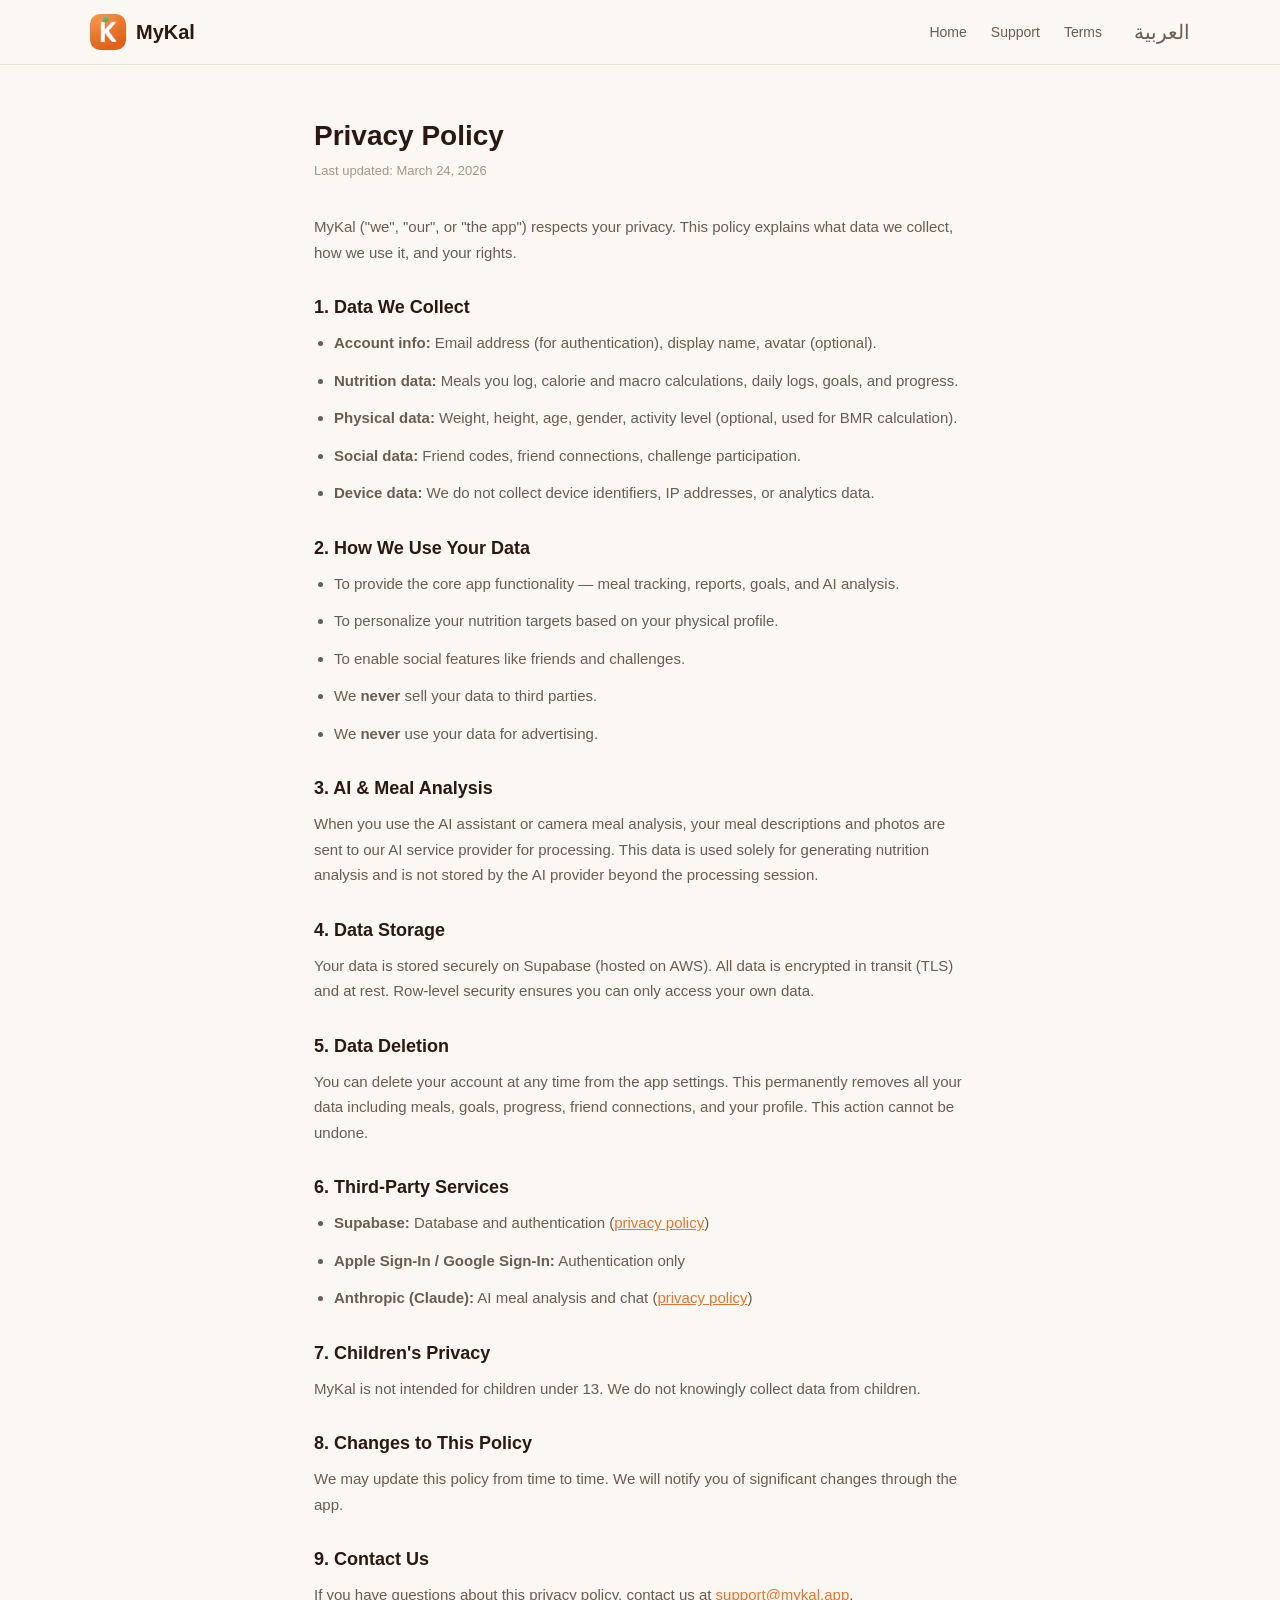
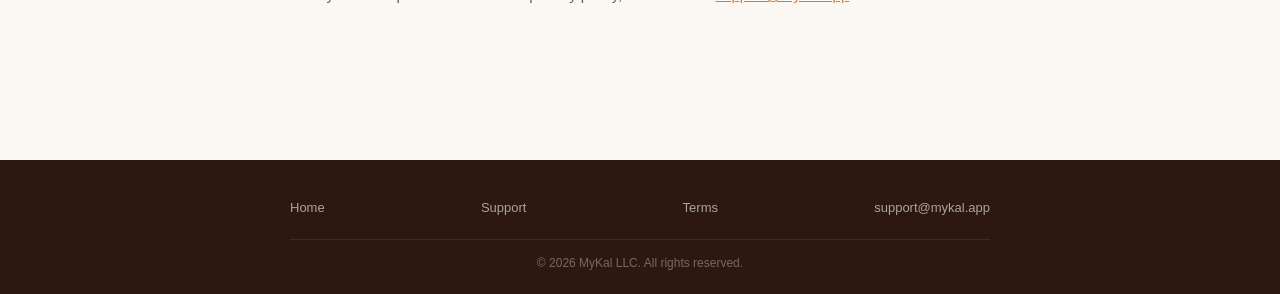
<file: privacy-ar.html>
<!DOCTYPE html>
<html lang="ar" dir="rtl">
<head>
    <meta charset="UTF-8">
    <meta name="viewport" content="width=device-width, initial-scale=1.0">
    <title>سياسة الخصوصية — MyKal</title>
    <link rel="icon" type="image/png" sizes="32x32" href="favicon-32.png">
    <link rel="canonical" href="https://mykal.app/privacy-ar.html">
    <link rel="alternate" hreflang="en" href="https://mykal.app/privacy.html">
    <link rel="alternate" hreflang="ar" href="https://mykal.app/privacy-ar.html">
    <script>
    (function(){
        var s = localStorage.getItem('mykal-lang');
        if (s === 'en' || (!s && !(navigator.language || '').startsWith('ar'))) {
            var p = location.pathname.split('/').pop() || 'privacy-ar.html';
            location.replace(p.replace('-ar.html', '.html'));
        }
    })();
    </script>
    <link rel="preconnect" href="https://fonts.googleapis.com">
    <link rel="preconnect" href="https://fonts.gstatic.com" crossorigin>
    <link href="https://fonts.googleapis.com/css2?family=IBM+Plex+Sans+Arabic:wght@400;500;600;700&display=swap" rel="stylesheet">
    <style>
        :root { --orange: #E8742A; --dark: #2C1810; --medium: #6B5B50; --light: #A89585; --cream: #FBF7F2; --border: #E8E0D6; }
        * { margin: 0; padding: 0; box-sizing: border-box; }
        body { font-family: 'IBM Plex Sans Arabic', sans-serif; background: var(--cream); color: var(--dark); line-height: 1.8; }
        nav { position: fixed; top: 0; width: 100%; z-index: 100; background: rgba(251,247,242,0.9); backdrop-filter: blur(20px); -webkit-backdrop-filter: blur(20px); border-bottom: 1px solid var(--border); padding: 0 24px; }
        .nav-inner { max-width: 1100px; margin: 0 auto; display: flex; align-items: center; height: 64px; gap: 16px; }
        .nav-inner a { text-decoration: none; color: var(--dark); font-weight: 700; font-size: 20px; display: flex; align-items: center; gap: 10px; }
        .nav-inner img { width: 36px; border-radius: 10px; }
        .page-content { max-width: 700px; margin: 0 auto; padding: 120px 24px 80px; }
        .page-content h1 { font-size: 28px; font-weight: 800; margin-bottom: 8px; }
        .page-content .date { font-size: 13px; color: var(--light); margin-bottom: 32px; }
        .page-content h2 { font-size: 18px; font-weight: 700; margin-top: 32px; margin-bottom: 12px; }
        .page-content p, .page-content li { font-size: 15px; color: var(--medium); margin-bottom: 12px; }
        .page-content ul { padding-right: 20px; }
        .page-content a { color: var(--orange); }
        .nav-links { margin-right: auto; margin-left: 0; display: flex; gap: 24px; list-style: none; }
        .nav-links a { font-size: 14px; font-weight: 500; color: var(--medium); text-decoration: none; }
        .nav-links a:hover { color: var(--orange); }
        .lang-link { font-size: 14px; color: var(--medium) !important; font-weight: 500 !important; }
        .hamburger { display: none; background: none; border: none; cursor: pointer; width: 32px; height: 32px; position: relative; }
        .hamburger span { display: block; width: 20px; height: 2px; background: var(--dark); position: absolute; left: 6px; transition: .3s; }
        .hamburger span:nth-child(1) { top: 9px; } .hamburger span:nth-child(2) { top: 15px; } .hamburger span:nth-child(3) { top: 21px; }
        .hamburger.open span:nth-child(1) { transform: rotate(45deg); top: 15px; }
        .hamburger.open span:nth-child(2) { opacity: 0; }
        .hamburger.open span:nth-child(3) { transform: rotate(-45deg); top: 15px; }
        .mobile-menu { display: none; position: fixed; top: 64px; left: 0; right: 0; bottom: 0; background: var(--cream); z-index: 99; padding: 32px 24px; flex-direction: column; gap: 24px; }
        .mobile-menu.open { display: flex; }
        .mobile-menu a { font-size: 18px; font-weight: 600; color: var(--dark); text-decoration: none; }
        .mobile-menu a:hover { color: var(--orange); }
        footer { background: var(--dark); color: rgba(255,255,255,0.6); padding: 40px 24px 24px; margin-top: 60px; font-size: 13px; }
        .footer-inner { max-width: 700px; margin: 0 auto; display: flex; flex-wrap: wrap; gap: 32px; justify-content: space-between; }
        .footer-inner a { color: rgba(255,255,255,0.6); text-decoration: none; }
        .footer-inner a:hover { color: #fff; }
        .footer-bottom { max-width: 700px; margin: 24px auto 0; padding-top: 16px; border-top: 1px solid rgba(255,255,255,0.08); text-align: center; font-size: 12px; color: rgba(255,255,255,0.35); }
        :focus-visible { outline: 2px solid var(--orange); outline-offset: 2px; border-radius: 4px; }
        @keyframes fadeInUp { from { opacity: 0; transform: translateY(24px); } to { opacity: 1; transform: translateY(0); } }
        .page-content { animation: fadeInUp 0.6s cubic-bezier(0.16,1,0.3,1) 0.1s both; }
        .page-content h1 { animation: fadeInUp 0.6s cubic-bezier(0.16,1,0.3,1) 0.15s both; }
        .page-content h2 { animation: fadeInUp 0.5s cubic-bezier(0.16,1,0.3,1) 0.2s both; }
        @media (prefers-reduced-motion: reduce) { *, *::before, *::after { animation-duration: 0.01ms !important; transition-duration: 0.01ms !important; } }
        @media (max-width: 768px) { .nav-links { display: none; } .lang-link { margin-right: auto; } .hamburger { display: block; } }
    </style>
</head>
<body>

<nav>
    <div class="nav-inner">
        <a href="index-ar.html"><img src="icon-192.png" alt="MyKal"><span>MyKal</span></a>
        <ul class="nav-links">
            <li><a href="index-ar.html">الرئيسية</a></li>
            <li><a href="support-ar.html">الدعم</a></li>
            <li><a href="terms-ar.html">الشروط</a></li>
        </ul>
        <a href="privacy.html" class="lang-link" onclick="localStorage.setItem('mykal-lang','en')">English</a>
        <button class="hamburger" id="hamburger" aria-label="القائمة"><span></span><span></span><span></span></button>
    </div>
</nav>
<div class="mobile-menu" id="mobileMenu">
    <a href="index-ar.html">الرئيسية</a>
    <a href="support-ar.html">الدعم</a>
    <a href="terms-ar.html">الشروط</a>
    <a href="privacy.html" onclick="localStorage.setItem('mykal-lang','en')">English</a>
</div>

<div class="page-content">
    <h1>سياسة الخصوصية</h1>
    <p class="date">آخر تحديث: 24 مارس 2026</p>

    <p>تطبيق MyKal ("نحن" أو "التطبيق") يحترم خصوصيتك. هذي السياسة توضح شنو البيانات اللي نجمعها، كيف نستخدمها، وشنو حقوقك.</p>

    <h2>1. البيانات اللي نجمعها</h2>
    <ul>
        <li><strong>بيانات الحساب:</strong> الإيميل (للتسجيل)، الاسم، والأفاتار (اختياري).</li>
        <li><strong>بيانات التغذية:</strong> الوجبات اللي تسجلها، حسابات السعرات والماكروز، السجلات اليومية، الأهداف، والتقدم.</li>
        <li><strong>بيانات جسدية:</strong> الوزن، الطول، العمر، الجنس، مستوى النشاط (اختياري، تستخدم لحساب BMR).</li>
        <li><strong>بيانات اجتماعية:</strong> كود الصديق، الأصدقاء، المشاركة بالتحديات.</li>
        <li><strong>بيانات الجهاز:</strong> ما نجمع معرفات الجهاز أو عناوين IP أو بيانات تحليلية.</li>
    </ul>

    <h2>2. كيف نستخدم بياناتك</h2>
    <ul>
        <li>عشان نوفر لك الخدمات الأساسية — تتبع الوجبات، التقارير، الأهداف، وتحليل الذكاء الاصطناعي.</li>
        <li>عشان نخصص أهدافك الغذائية بناءً على بياناتك الجسدية.</li>
        <li>عشان نفعّل المميزات الاجتماعية مثل الأصدقاء والتحديات.</li>
        <li><strong>ما نبيع</strong> بياناتك لأي جهة خارجية أبداً.</li>
        <li><strong>ما نستخدم</strong> بياناتك للإعلانات أبداً.</li>
    </ul>

    <h2>3. الذكاء الاصطناعي وتحليل الوجبات</h2>
    <p>لما تستخدم المساعد الذكي أو تحليل الوجبات بالكاميرا، وصف وجبتك وصورها ترسل لمزود خدمة الذكاء الاصطناعي للمعالجة. هذي البيانات تستخدم بس لتحليل التغذية وما تنحفظ عند المزود بعد جلسة المعالجة.</p>

    <h2>4. تخزين البيانات</h2>
    <p>بياناتك تنحفظ بشكل آمن على Supabase (مستضاف على AWS). كل البيانات مشفرة أثناء النقل (TLS) وأثناء التخزين. أمان مستوى الصف يضمن إنك ما تقدر توصل إلا لبياناتك أنت.</p>

    <h2>5. حذف البيانات</h2>
    <p>تقدر تحذف حسابك بأي وقت من إعدادات التطبيق. هذا يحذف كل بياناتك بشكل دائم بما فيها الوجبات والأهداف والتقدم والأصدقاء وملفك الشخصي. هالإجراء ما يمكن التراجع عنه.</p>

    <h2>6. خدمات الطرف الثالث</h2>
    <ul>
        <li><strong>Supabase:</strong> قاعدة البيانات والمصادقة</li>
        <li><strong>Apple Sign-In / Google Sign-In:</strong> المصادقة فقط</li>
        <li><strong>Anthropic (Claude):</strong> تحليل الوجبات والمحادثة بالذكاء الاصطناعي</li>
    </ul>

    <h2>7. خصوصية الأطفال</h2>
    <p>تطبيق MyKal مو مخصص للأطفال تحت 13 سنة. ما نجمع بيانات من الأطفال عن قصد.</p>

    <h2>8. تغييرات على هذي السياسة</h2>
    <p>ممكن نحدّث هذي السياسة من وقت لآخر. بنعلمك عن أي تغييرات جوهرية من خلال التطبيق.</p>

    <h2>9. تواصل معنا</h2>
    <p>إذا عندك أسئلة عن سياسة الخصوصية، تواصل معنا على <a href="mailto:support@mykal.app">support@mykal.app</a>.</p>
</div>

<footer>
    <div class="footer-inner">
        <div><a href="index-ar.html">الرئيسية</a></div>
        <div><a href="support-ar.html">الدعم</a></div>
        <div><a href="terms-ar.html">الشروط</a></div>
        <div><a href="mailto:support@mykal.app">support@mykal.app</a></div>
    </div>
    <div class="footer-bottom">&copy; 2026 MyKal LLC. جميع الحقوق محفوظة.</div>
</footer>

<script>
const h=document.getElementById('hamburger'),m=document.getElementById('mobileMenu');
h.addEventListener('click',()=>{h.classList.toggle('open');m.classList.toggle('open');document.body.style.overflow=m.classList.contains('open')?'hidden':'';});
</script>
</body>
</html>
</file>
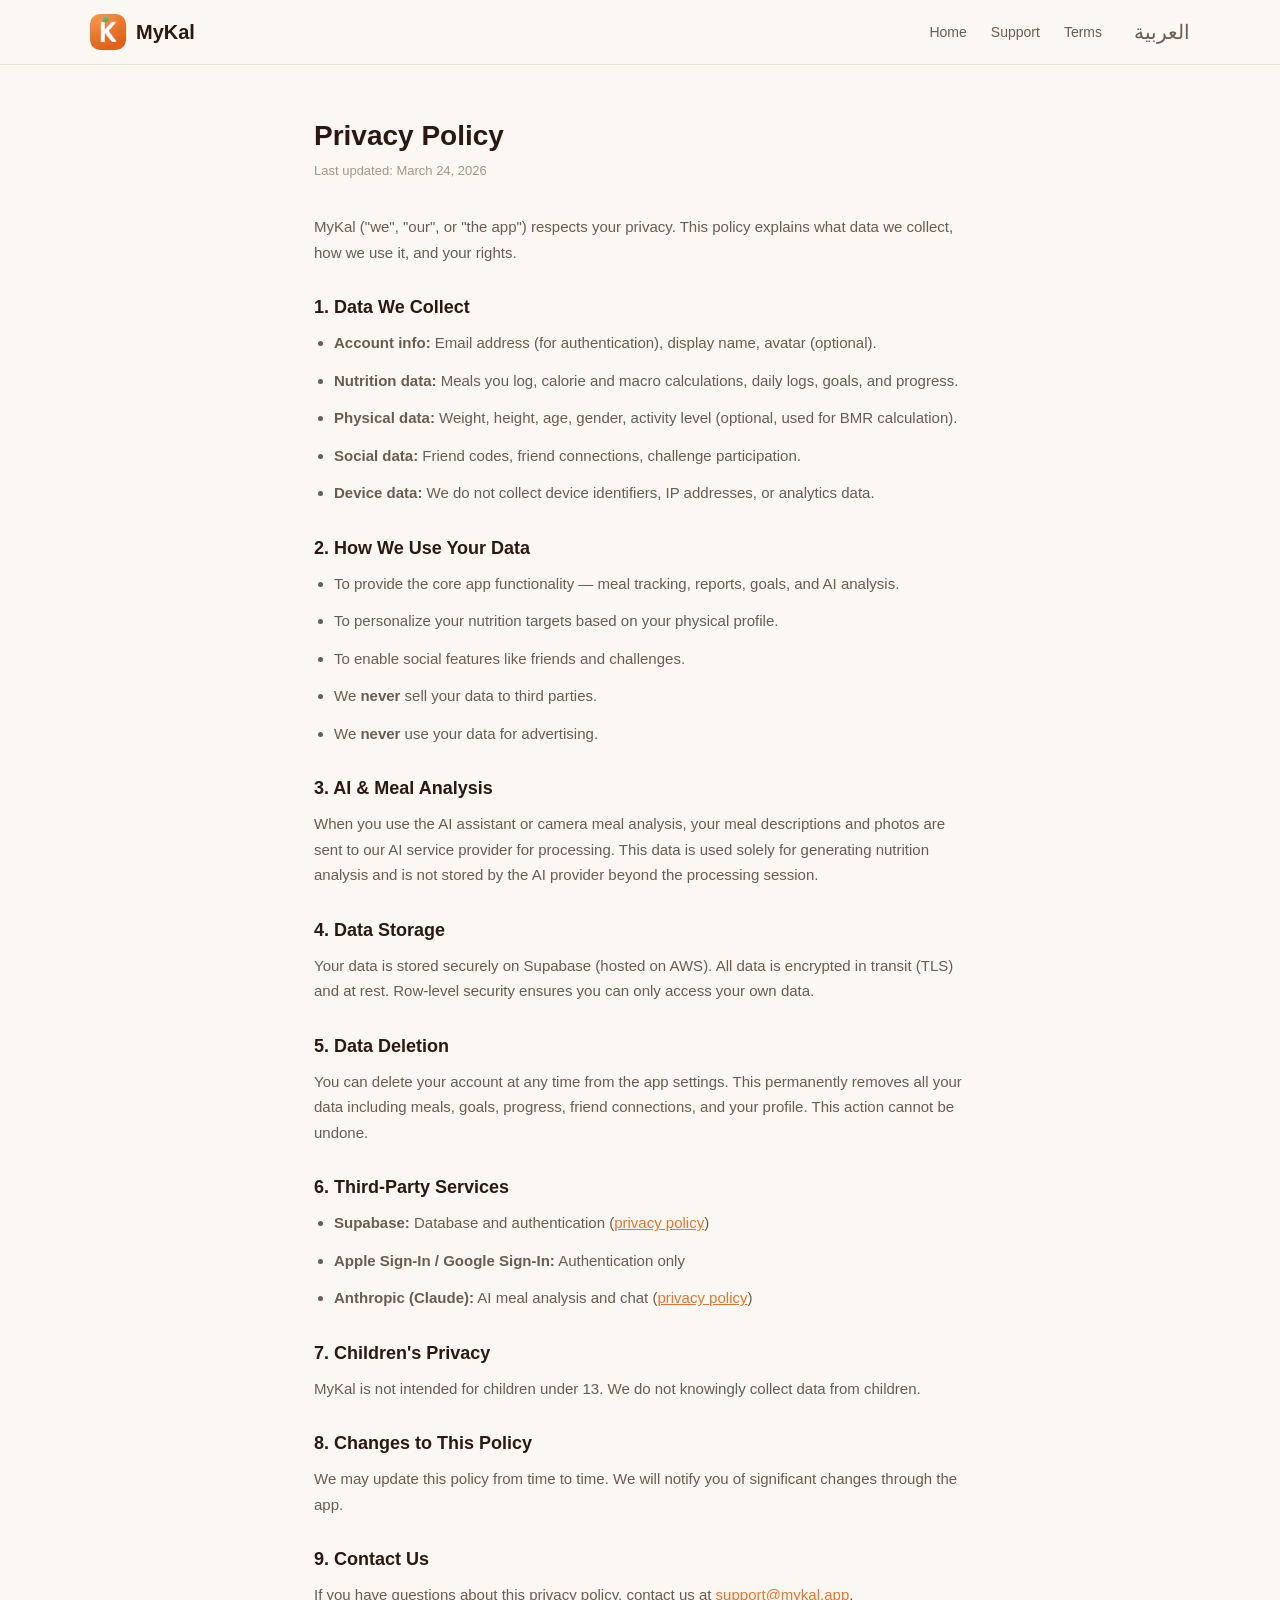
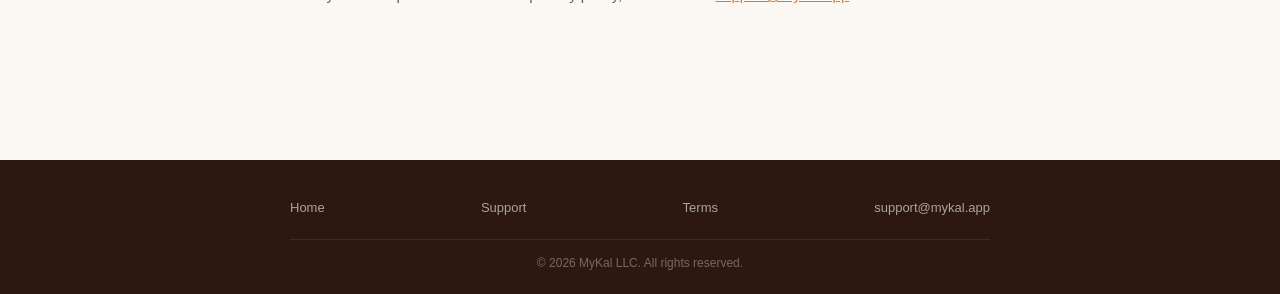
<file: privacy.html>
<!DOCTYPE html>
<html lang="en">
<head>
    <meta charset="UTF-8">
    <meta name="viewport" content="width=device-width, initial-scale=1.0">
    <title>Privacy Policy — MyKal</title>
    <link rel="icon" type="image/png" sizes="32x32" href="favicon-32.png">
    <link rel="canonical" href="https://mykal.app/privacy.html">
    <link rel="alternate" hreflang="en" href="https://mykal.app/privacy.html">
    <link rel="alternate" hreflang="ar" href="https://mykal.app/privacy-ar.html">
    <script>
    (function(){
        var s = localStorage.getItem('mykal-lang');
        if (s === 'ar' || (!s && (navigator.language || '').startsWith('ar'))) {
            var p = location.pathname.split('/').pop() || 'privacy.html';
            location.replace(p.replace('.html', '-ar.html'));
        }
    })();
    </script>
    <style>
        :root {
            --orange: #E8742A;
            --dark: #2C1810;
            --medium: #6B5B50;
            --light: #A89585;
            --cream: #FBF7F2;
            --border: #E8E0D6;
        }
        * { margin: 0; padding: 0; box-sizing: border-box; }
        body {
            font-family: -apple-system, BlinkMacSystemFont, 'SF Pro Display', sans-serif;
            background: var(--cream);
            color: var(--dark);
        }
        nav {
            position: fixed; top: 0; width: 100%; z-index: 100;
            background: rgba(251, 247, 242, 0.9);
            backdrop-filter: blur(20px);
            -webkit-backdrop-filter: blur(20px);
            border-bottom: 1px solid var(--border);
            padding: 0 24px;
        }
        .nav-inner {
            max-width: 1100px; margin: 0 auto;
            display: flex; align-items: center; height: 64px; gap: 16px;
        }
        .nav-inner a { text-decoration: none; color: var(--dark); font-weight: 700; font-size: 20px; display: flex; align-items: center; gap: 10px; }
        .nav-inner img { width: 36px; border-radius: 10px; }
        .page-content {
            max-width: 700px; margin: 0 auto; padding: 120px 24px 80px;
        }
        .page-content h1 { font-size: 28px; font-weight: 800; margin-bottom: 8px; }
        .page-content .date { font-size: 13px; color: var(--light); margin-bottom: 32px; }
        .page-content h2 { font-size: 18px; font-weight: 700; margin-top: 32px; margin-bottom: 12px; }
        .page-content p, .page-content li { font-size: 15px; color: var(--medium); margin-bottom: 12px; line-height: 1.7; }
        .page-content ul { padding-left: 20px; }
        .page-content a { color: var(--orange); }
        .nav-links { margin-left: auto; display: flex; gap: 24px; list-style: none; margin-right: 16px; }
        .nav-links a { font-size: 14px; font-weight: 500; color: var(--medium); }
        .nav-links a:hover { color: var(--orange); }
        .lang-link { font-size: 14px; color: var(--medium) !important; font-weight: 500 !important; }
        .hamburger { display: none; background: none; border: none; cursor: pointer; width: 32px; height: 32px; position: relative; }
        .hamburger span { display: block; width: 20px; height: 2px; background: var(--dark); position: absolute; left: 6px; transition: .3s; }
        .hamburger span:nth-child(1) { top: 9px; } .hamburger span:nth-child(2) { top: 15px; } .hamburger span:nth-child(3) { top: 21px; }
        .hamburger.open span:nth-child(1) { transform: rotate(45deg); top: 15px; }
        .hamburger.open span:nth-child(2) { opacity: 0; }
        .hamburger.open span:nth-child(3) { transform: rotate(-45deg); top: 15px; }
        .mobile-menu { display: none; position: fixed; top: 64px; left: 0; right: 0; bottom: 0; background: var(--cream); z-index: 99; padding: 32px 24px; flex-direction: column; gap: 24px; }
        .mobile-menu.open { display: flex; }
        .mobile-menu a { font-size: 18px; font-weight: 600; color: var(--dark); text-decoration: none; }
        .mobile-menu a:hover { color: var(--orange); }
        footer { background: var(--dark); color: rgba(255,255,255,0.6); padding: 40px 24px 24px; margin-top: 60px; font-size: 13px; }
        .footer-inner { max-width: 700px; margin: 0 auto; display: flex; flex-wrap: wrap; gap: 32px; justify-content: space-between; }
        .footer-inner a { color: rgba(255,255,255,0.6); text-decoration: none; }
        .footer-inner a:hover { color: #fff; }
        .footer-bottom { max-width: 700px; margin: 24px auto 0; padding-top: 16px; border-top: 1px solid rgba(255,255,255,0.08); text-align: center; font-size: 12px; color: rgba(255,255,255,0.35); }
        :focus-visible { outline: 2px solid var(--orange); outline-offset: 2px; border-radius: 4px; }
        @keyframes fadeInUp { from { opacity: 0; transform: translateY(24px); } to { opacity: 1; transform: translateY(0); } }
        .page-content { animation: fadeInUp 0.6s cubic-bezier(0.16,1,0.3,1) 0.1s both; }
        .page-content h1 { animation: fadeInUp 0.6s cubic-bezier(0.16,1,0.3,1) 0.15s both; }
        .page-content h2 { animation: fadeInUp 0.5s cubic-bezier(0.16,1,0.3,1) 0.2s both; }
        @media (prefers-reduced-motion: reduce) { *, *::before, *::after { animation-duration: 0.01ms !important; transition-duration: 0.01ms !important; } }
        @media (max-width: 768px) { .nav-links { display: none; } .lang-link { margin-left: auto; } .hamburger { display: block; } }
    </style>
</head>
<body>

<nav>
    <div class="nav-inner">
        <a href="index.html"><img src="icon-192.png" alt="MyKal"><span>MyKal</span></a>
        <ul class="nav-links">
            <li><a href="index.html">Home</a></li>
            <li><a href="support.html">Support</a></li>
            <li><a href="terms.html">Terms</a></li>
        </ul>
        <a href="privacy-ar.html" class="lang-link" onclick="localStorage.setItem('mykal-lang','ar')">العربية</a>
        <button class="hamburger" id="hamburger" aria-label="Menu"><span></span><span></span><span></span></button>
    </div>
</nav>
<div class="mobile-menu" id="mobileMenu">
    <a href="index.html">Home</a>
    <a href="support.html">Support</a>
    <a href="terms.html">Terms</a>
    <a href="privacy-ar.html" onclick="localStorage.setItem('mykal-lang','ar')">العربية</a>
</div>

<div class="page-content">
    <h1>Privacy Policy</h1>
    <p class="date">Last updated: March 24, 2026</p>

    <p>MyKal ("we", "our", or "the app") respects your privacy. This policy explains what data we collect, how we use it, and your rights.</p>

    <h2>1. Data We Collect</h2>
    <ul>
        <li><strong>Account info:</strong> Email address (for authentication), display name, avatar (optional).</li>
        <li><strong>Nutrition data:</strong> Meals you log, calorie and macro calculations, daily logs, goals, and progress.</li>
        <li><strong>Physical data:</strong> Weight, height, age, gender, activity level (optional, used for BMR calculation).</li>
        <li><strong>Social data:</strong> Friend codes, friend connections, challenge participation.</li>
        <li><strong>Device data:</strong> We do not collect device identifiers, IP addresses, or analytics data.</li>
    </ul>

    <h2>2. How We Use Your Data</h2>
    <ul>
        <li>To provide the core app functionality — meal tracking, reports, goals, and AI analysis.</li>
        <li>To personalize your nutrition targets based on your physical profile.</li>
        <li>To enable social features like friends and challenges.</li>
        <li>We <strong>never</strong> sell your data to third parties.</li>
        <li>We <strong>never</strong> use your data for advertising.</li>
    </ul>

    <h2>3. AI & Meal Analysis</h2>
    <p>When you use the AI assistant or camera meal analysis, your meal descriptions and photos are sent to our AI service provider for processing. This data is used solely for generating nutrition analysis and is not stored by the AI provider beyond the processing session.</p>

    <h2>4. Data Storage</h2>
    <p>Your data is stored securely on Supabase (hosted on AWS). All data is encrypted in transit (TLS) and at rest. Row-level security ensures you can only access your own data.</p>

    <h2>5. Data Deletion</h2>
    <p>You can delete your account at any time from the app settings. This permanently removes all your data including meals, goals, progress, friend connections, and your profile. This action cannot be undone.</p>

    <h2>6. Third-Party Services</h2>
    <ul>
        <li><strong>Supabase:</strong> Database and authentication (<a href="https://supabase.com/privacy">privacy policy</a>)</li>
        <li><strong>Apple Sign-In / Google Sign-In:</strong> Authentication only</li>
        <li><strong>Anthropic (Claude):</strong> AI meal analysis and chat (<a href="https://www.anthropic.com/privacy">privacy policy</a>)</li>
    </ul>

    <h2>7. Children's Privacy</h2>
    <p>MyKal is not intended for children under 13. We do not knowingly collect data from children.</p>

    <h2>8. Changes to This Policy</h2>
    <p>We may update this policy from time to time. We will notify you of significant changes through the app.</p>

    <h2>9. Contact Us</h2>
    <p>If you have questions about this privacy policy, contact us at <a href="mailto:support@mykal.app">support@mykal.app</a>.</p>
</div>

<footer>
    <div class="footer-inner">
        <div><a href="index.html">Home</a></div>
        <div><a href="support.html">Support</a></div>
        <div><a href="terms.html">Terms</a></div>
        <div><a href="mailto:support@mykal.app">support@mykal.app</a></div>
    </div>
    <div class="footer-bottom">&copy; 2026 MyKal LLC. All rights reserved.</div>
</footer>

<script>
const h=document.getElementById('hamburger'),m=document.getElementById('mobileMenu');
h.addEventListener('click',()=>{h.classList.toggle('open');m.classList.toggle('open');document.body.style.overflow=m.classList.contains('open')?'hidden':'';});
</script>
</body>
</html>
</file>
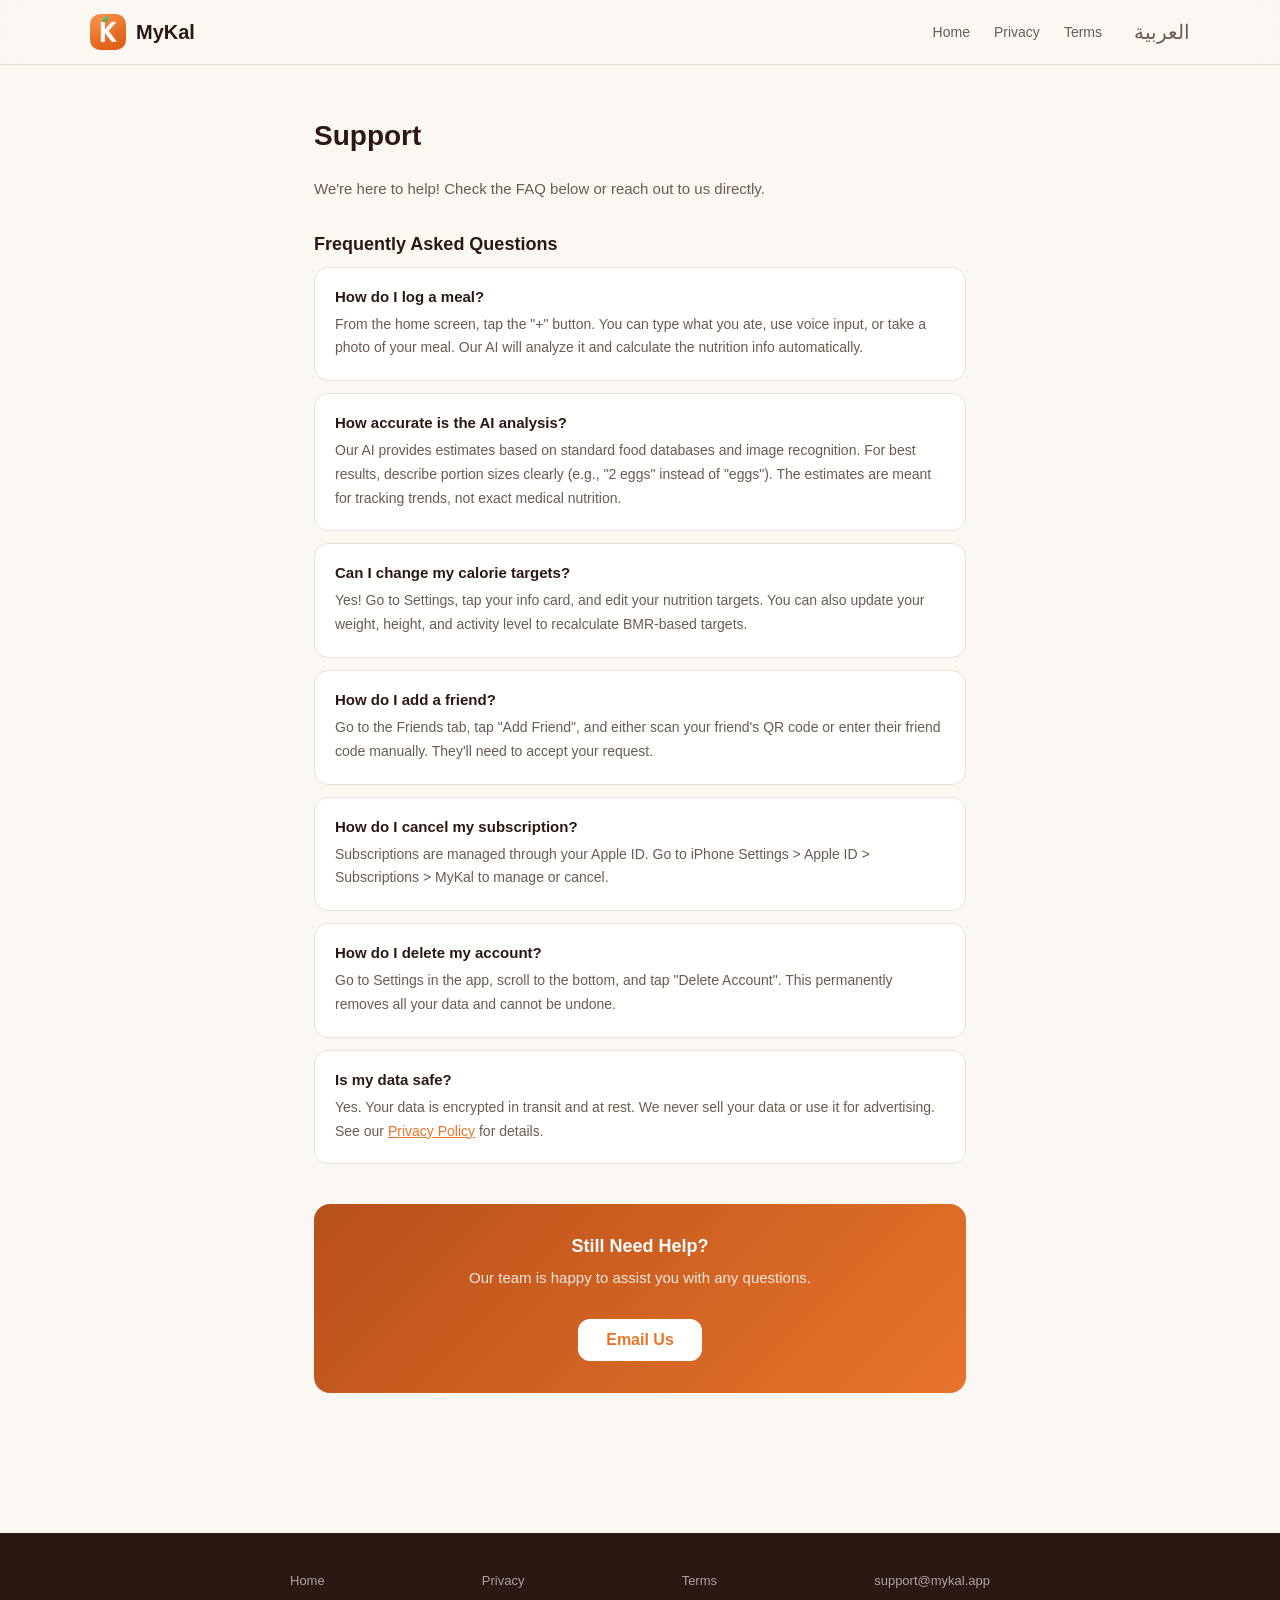
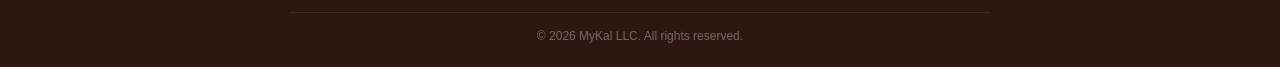
<file: support-ar.html>
<!DOCTYPE html>
<html lang="ar" dir="rtl">
<head>
    <meta charset="UTF-8">
    <meta name="viewport" content="width=device-width, initial-scale=1.0">
    <title>الدعم — MyKal</title>
    <link rel="icon" type="image/png" sizes="32x32" href="favicon-32.png">
    <link rel="canonical" href="https://mykal.app/support-ar.html">
    <link rel="alternate" hreflang="en" href="https://mykal.app/support.html">
    <link rel="alternate" hreflang="ar" href="https://mykal.app/support-ar.html">
    <script>
    (function(){
        var s = localStorage.getItem('mykal-lang');
        if (s === 'en' || (!s && !(navigator.language || '').startsWith('ar'))) {
            var p = location.pathname.split('/').pop() || 'support-ar.html';
            location.replace(p.replace('-ar.html', '.html'));
        }
    })();
    </script>
    <link rel="preconnect" href="https://fonts.googleapis.com">
    <link rel="preconnect" href="https://fonts.gstatic.com" crossorigin>
    <link href="https://fonts.googleapis.com/css2?family=IBM+Plex+Sans+Arabic:wght@400;500;600;700&display=swap" rel="stylesheet">
    <style>
        :root { --orange: #E8742A; --orange-light: #FF8C42; --dark: #2C1810; --medium: #6B5B50; --light: #A89585; --cream: #FBF7F2; --card: #FFFFFF; --border: #E8E0D6; }
        * { margin: 0; padding: 0; box-sizing: border-box; }
        body { font-family: 'IBM Plex Sans Arabic', sans-serif; background: var(--cream); color: var(--dark); line-height: 1.8; }
        nav { position: fixed; top: 0; width: 100%; z-index: 100; background: rgba(251,247,242,0.9); backdrop-filter: blur(20px); -webkit-backdrop-filter: blur(20px); border-bottom: 1px solid var(--border); padding: 0 24px; }
        .nav-inner { max-width: 1100px; margin: 0 auto; display: flex; align-items: center; height: 64px; gap: 16px; }
        .nav-inner a { text-decoration: none; color: var(--dark); font-weight: 700; font-size: 20px; display: flex; align-items: center; gap: 10px; }
        .nav-inner img { width: 36px; border-radius: 10px; }
        .page-content { max-width: 700px; margin: 0 auto; padding: 120px 24px 80px; }
        .page-content h1 { font-size: 28px; font-weight: 800; margin-bottom: 24px; }
        .page-content h2 { font-size: 18px; font-weight: 700; margin-top: 32px; margin-bottom: 12px; }
        .page-content p { font-size: 15px; color: var(--medium); margin-bottom: 12px; }
        .page-content a { color: var(--orange); }
        .faq-item { background: var(--card); border: 1px solid var(--border); border-radius: 14px; padding: 20px; margin-bottom: 12px; }
        .faq-item h3 { font-size: 15px; font-weight: 700; margin-bottom: 8px; }
        .faq-item p { margin-bottom: 0; font-size: 14px; }
        .contact-card {
            background: linear-gradient(135deg, #B8501A, var(--orange));
            border-radius: 16px; padding: 32px; color: white; text-align: center; margin-top: 40px;
        }
        .contact-card h2 { color: white; margin-top: 0; margin-bottom: 8px; }
        .contact-card p { color: rgba(255,255,255,0.85); }
        .contact-card a {
            display: inline-block; background: white; color: var(--orange);
            padding: 12px 28px; border-radius: 12px; font-weight: 700;
            text-decoration: none; margin-top: 16px;
            transition: transform 0.3s cubic-bezier(0.16,1,0.3,1), box-shadow 0.3s ease;
        }
        .contact-card a:hover { transform: translateY(-3px); box-shadow: 0 8px 24px rgba(0,0,0,0.15); }
        .nav-links { margin-right: auto; margin-left: 0; display: flex; gap: 24px; list-style: none; }
        .nav-links a { font-size: 14px; font-weight: 500; color: var(--medium); text-decoration: none; }
        .nav-links a:hover { color: var(--orange); }
        .lang-link { font-size: 14px; color: var(--medium) !important; font-weight: 500 !important; }
        .hamburger { display: none; background: none; border: none; cursor: pointer; width: 32px; height: 32px; position: relative; }
        .hamburger span { display: block; width: 20px; height: 2px; background: var(--dark); position: absolute; left: 6px; transition: .3s; }
        .hamburger span:nth-child(1) { top: 9px; } .hamburger span:nth-child(2) { top: 15px; } .hamburger span:nth-child(3) { top: 21px; }
        .hamburger.open span:nth-child(1) { transform: rotate(45deg); top: 15px; }
        .hamburger.open span:nth-child(2) { opacity: 0; }
        .hamburger.open span:nth-child(3) { transform: rotate(-45deg); top: 15px; }
        .mobile-menu { display: none; position: fixed; top: 64px; left: 0; right: 0; bottom: 0; background: var(--cream); z-index: 99; padding: 32px 24px; flex-direction: column; gap: 24px; }
        .mobile-menu.open { display: flex; }
        .mobile-menu a { font-size: 18px; font-weight: 600; color: var(--dark); text-decoration: none; }
        .mobile-menu a:hover { color: var(--orange); }
        footer { background: var(--dark); color: rgba(255,255,255,0.6); padding: 40px 24px 24px; margin-top: 60px; font-size: 13px; }
        .footer-inner { max-width: 700px; margin: 0 auto; display: flex; flex-wrap: wrap; gap: 32px; justify-content: space-between; }
        .footer-inner a { color: rgba(255,255,255,0.6); text-decoration: none; }
        .footer-inner a:hover { color: #fff; }
        .footer-bottom { max-width: 700px; margin: 24px auto 0; padding-top: 16px; border-top: 1px solid rgba(255,255,255,0.08); text-align: center; font-size: 12px; color: rgba(255,255,255,0.35); }
        :focus-visible { outline: 2px solid var(--orange); outline-offset: 2px; border-radius: 4px; }
        @keyframes fadeInUp { from { opacity: 0; transform: translateY(24px); } to { opacity: 1; transform: translateY(0); } }
        .page-content { animation: fadeInUp 0.6s cubic-bezier(0.16,1,0.3,1) 0.1s both; }
        .page-content h1 { animation: fadeInUp 0.6s cubic-bezier(0.16,1,0.3,1) 0.15s both; }
        .faq-item { opacity: 0; transform: translateY(16px); animation: fadeInUp 0.5s cubic-bezier(0.16,1,0.3,1) both; }
        .faq-item:nth-child(1) { animation-delay: 0.1s; }
        .faq-item:nth-child(2) { animation-delay: 0.17s; }
        .faq-item:nth-child(3) { animation-delay: 0.24s; }
        .faq-item:nth-child(4) { animation-delay: 0.31s; }
        .faq-item:nth-child(5) { animation-delay: 0.38s; }
        .faq-item:nth-child(6) { animation-delay: 0.45s; }
        .faq-item:nth-child(7) { animation-delay: 0.52s; }
        .contact-card { opacity: 0; transform: translateY(20px); animation: fadeInUp 0.6s cubic-bezier(0.16,1,0.3,1) 0.6s both; }
        .faq-item { transition: transform 0.3s cubic-bezier(0.16,1,0.3,1), box-shadow 0.3s ease, border-color 0.3s ease; }
        .faq-item:hover { transform: translateY(-2px); box-shadow: 0 8px 24px rgba(44,24,16,0.06); border-color: rgba(232,116,42,0.2); }
        @media (prefers-reduced-motion: reduce) { *, *::before, *::after { animation-duration: 0.01ms !important; transition-duration: 0.01ms !important; } .faq-item, .contact-card { opacity: 1; transform: none; } }
        @media (max-width: 768px) { .nav-links { display: none; } .lang-link { margin-right: auto; } .hamburger { display: block; } }
    </style>
</head>
<body>

<nav>
    <div class="nav-inner">
        <a href="index-ar.html"><img src="icon-192.png" alt="MyKal"><span>MyKal</span></a>
        <ul class="nav-links">
            <li><a href="index-ar.html">الرئيسية</a></li>
            <li><a href="privacy-ar.html">الخصوصية</a></li>
            <li><a href="terms-ar.html">الشروط</a></li>
        </ul>
        <a href="support.html" class="lang-link" onclick="localStorage.setItem('mykal-lang','en')">English</a>
        <button class="hamburger" id="hamburger" aria-label="القائمة"><span></span><span></span><span></span></button>
    </div>
</nav>
<div class="mobile-menu" id="mobileMenu">
    <a href="index-ar.html">الرئيسية</a>
    <a href="privacy-ar.html">الخصوصية</a>
    <a href="terms-ar.html">الشروط</a>
    <a href="support.html" onclick="localStorage.setItem('mykal-lang','en')">English</a>
</div>

<div class="page-content">
    <h1>الدعم</h1>
    <p>نحن هني عشان نساعدك! شوف الأسئلة الشائعة أو تواصل معنا مباشرة.</p>

    <h2>الأسئلة الشائعة</h2>

    <div class="faq-item">
        <h3>كيف أسجل وجبة؟</h3>
        <p>من الشاشة الرئيسية، اضغط على زر "+". تقدر تكتب شنو أكلت، تستخدم الصوت، أو تصوّر أكلك. الذكاء الاصطناعي يحلل الوجبة ويحسب المعلومات الغذائية تلقائياً.</p>
    </div>

    <div class="faq-item">
        <h3>كم دقيق تحليل الذكاء الاصطناعي؟</h3>
        <p>الذكاء الاصطناعي يعطي تقديرات بناءً على قواعد بيانات غذائية. عشان تحصل أفضل نتائج، وصف الكميات بوضوح (مثلاً "بيضتين" بدل "بيض"). التقديرات مخصصة لتتبع الاتجاهات مو للتغذية الطبية الدقيقة.</p>
    </div>

    <div class="faq-item">
        <h3>أقدر أغيّر أهدافي الغذائية؟</h3>
        <p>إي! روح للإعدادات، اضغط على بطاقة معلوماتك، وعدّل أهدافك الغذائية. تقدر بعد تحدّث وزنك وطولك ومستوى نشاطك عشان يتم حساب أهداف BMR جديدة.</p>
    </div>

    <div class="faq-item">
        <h3>كيف أضيف صديق؟</h3>
        <p>روح لتبويب الأصدقاء، اضغط "أضف صديق"، وإما امسح كود QR صديقك أو أدخل كوده يدوياً. لازم يقبل طلبك.</p>
    </div>

    <div class="faq-item">
        <h3>كيف ألغي اشتراكي؟</h3>
        <p>الاشتراكات تدار من خلال حسابك بـ Apple. روح لإعدادات الايفون > Apple ID > الاشتراكات > MyKal عشان تدير أو تلغي.</p>
    </div>

    <div class="faq-item">
        <h3>كيف أحذف حسابي؟</h3>
        <p>روح للإعدادات بالتطبيق، انزل لتحت، واضغط "حذف الحساب". هذا يحذف كل بياناتك بشكل دائم وما يمكن التراجع عنه.</p>
    </div>

    <div class="faq-item">
        <h3>بياناتي آمنة؟</h3>
        <p>إي. بياناتك مشفرة أثناء النقل والتخزين. ما نبيع بياناتك أبداً وما نستخدمها للإعلانات. شوف <a href="privacy-ar.html">سياسة الخصوصية</a> للتفاصيل.</p>
    </div>

    <div class="contact-card">
        <h2>تحتاج مساعدة؟</h2>
        <p>فريقنا مستعد يساعدك بأي سؤال.</p>
        <a href="mailto:support@mykal.app">راسلنا</a>
    </div>
</div>

<footer>
    <div class="footer-inner">
        <div><a href="index-ar.html">الرئيسية</a></div>
        <div><a href="privacy-ar.html">الخصوصية</a></div>
        <div><a href="terms-ar.html">الشروط</a></div>
        <div><a href="mailto:support@mykal.app">support@mykal.app</a></div>
    </div>
    <div class="footer-bottom">&copy; 2026 MyKal LLC. جميع الحقوق محفوظة.</div>
</footer>

<script>
const h=document.getElementById('hamburger'),m=document.getElementById('mobileMenu');
h.addEventListener('click',()=>{h.classList.toggle('open');m.classList.toggle('open');document.body.style.overflow=m.classList.contains('open')?'hidden':'';});
</script>
</body>
</html>
</file>
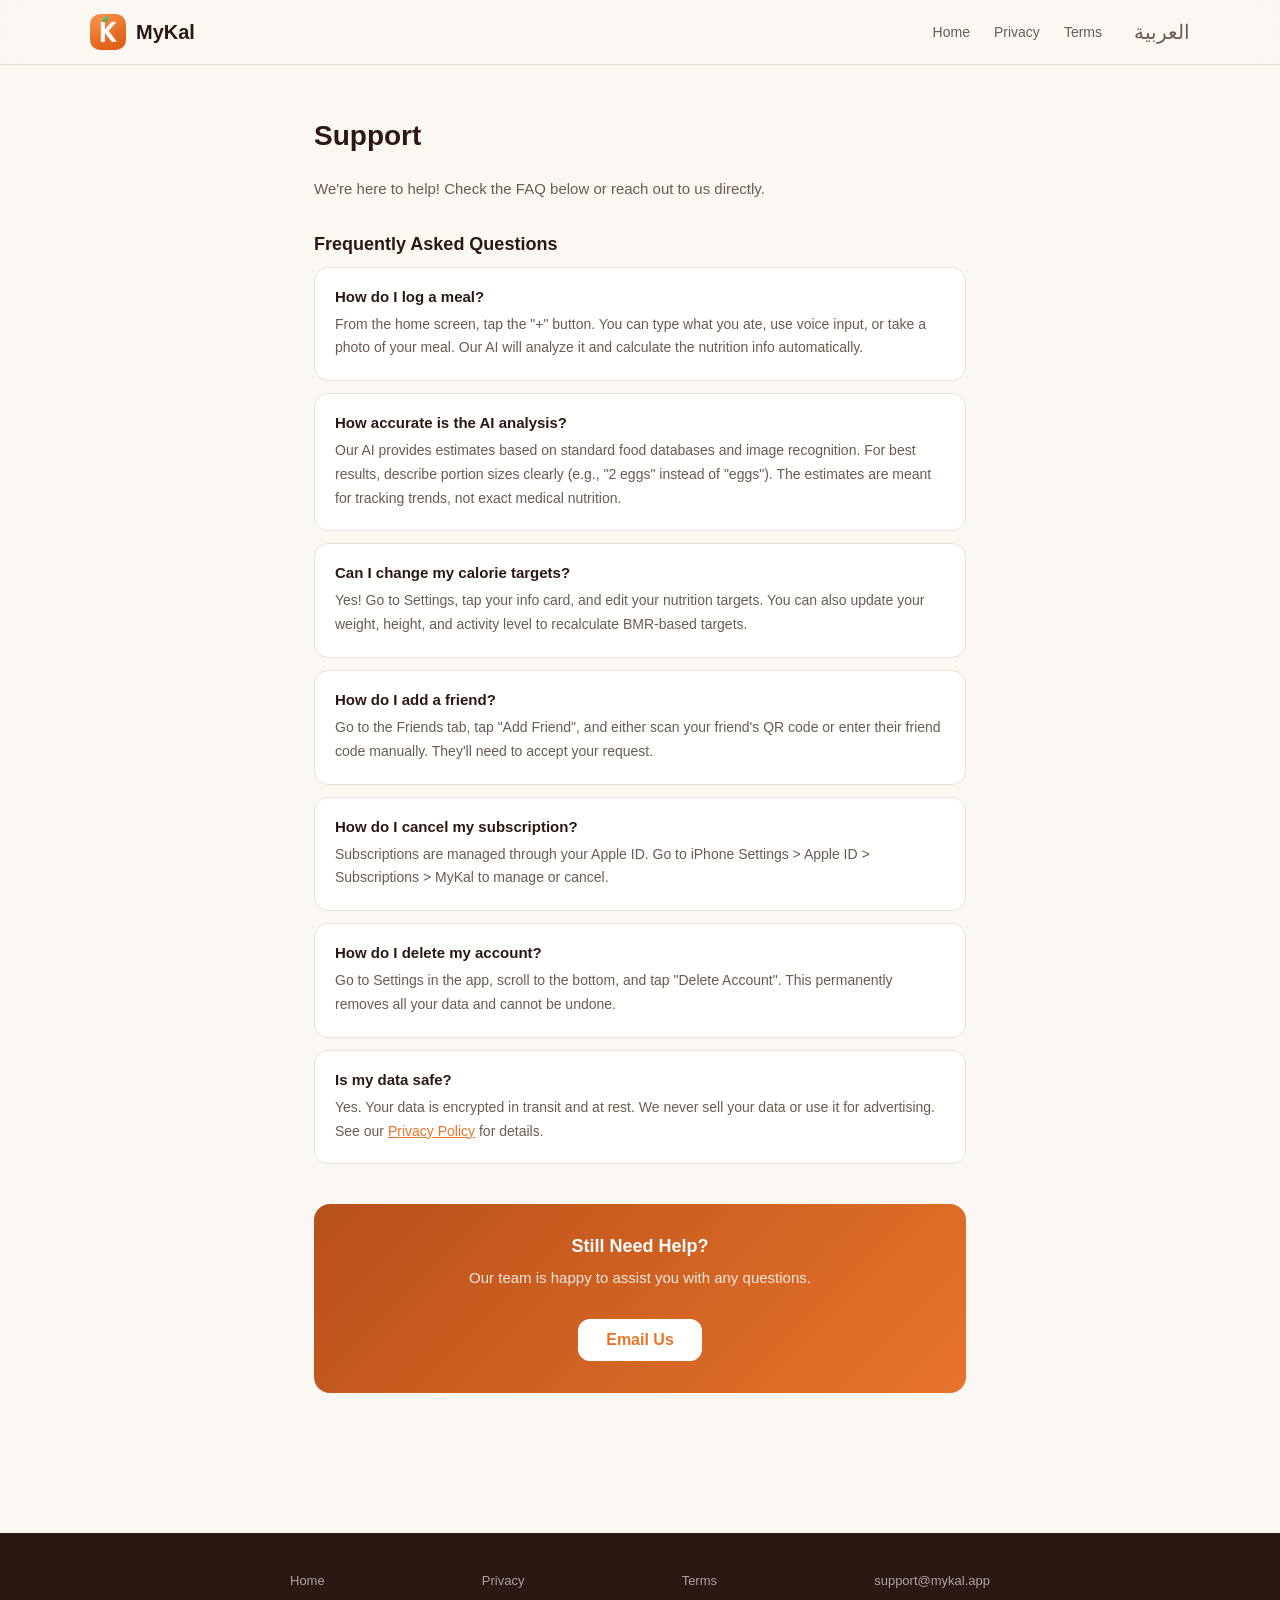
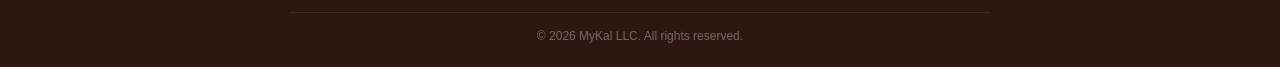
<file: support.html>
<!DOCTYPE html>
<html lang="en">
<head>
    <meta charset="UTF-8">
    <meta name="viewport" content="width=device-width, initial-scale=1.0">
    <title>Support — MyKal</title>
    <link rel="icon" type="image/png" sizes="32x32" href="favicon-32.png">
    <link rel="canonical" href="https://mykal.app/support.html">
    <link rel="alternate" hreflang="en" href="https://mykal.app/support.html">
    <link rel="alternate" hreflang="ar" href="https://mykal.app/support-ar.html">
    <script>
    (function(){
        var s = localStorage.getItem('mykal-lang');
        if (s === 'ar' || (!s && (navigator.language || '').startsWith('ar'))) {
            var p = location.pathname.split('/').pop() || 'support.html';
            location.replace(p.replace('.html', '-ar.html'));
        }
    })();
    </script>
    <style>
        :root {
            --orange: #E8742A;
            --orange-light: #FF8C42;
            --dark: #2C1810;
            --medium: #6B5B50;
            --light: #A89585;
            --cream: #FBF7F2;
            --card: #FFFFFF;
            --border: #E8E0D6;
        }
        * { margin: 0; padding: 0; box-sizing: border-box; }
        body {
            font-family: -apple-system, BlinkMacSystemFont, 'SF Pro Display', sans-serif;
            background: var(--cream);
            color: var(--dark);
        }
        nav {
            position: fixed; top: 0; width: 100%; z-index: 100;
            background: rgba(251, 247, 242, 0.9);
            backdrop-filter: blur(20px);
            -webkit-backdrop-filter: blur(20px);
            border-bottom: 1px solid var(--border);
            padding: 0 24px;
        }
        .nav-inner {
            max-width: 1100px; margin: 0 auto;
            display: flex; align-items: center; height: 64px; gap: 16px;
        }
        .nav-inner a { text-decoration: none; color: var(--dark); font-weight: 700; font-size: 20px; display: flex; align-items: center; gap: 10px; }
        .nav-inner img { width: 36px; border-radius: 10px; }
        .page-content {
            max-width: 700px; margin: 0 auto; padding: 120px 24px 80px;
        }
        .page-content h1 { font-size: 28px; font-weight: 800; margin-bottom: 24px; }
        .page-content h2 { font-size: 18px; font-weight: 700; margin-top: 32px; margin-bottom: 12px; }
        .page-content p { font-size: 15px; color: var(--medium); margin-bottom: 12px; line-height: 1.7; }
        .page-content a { color: var(--orange); }
        .faq-item {
            background: var(--card);
            border: 1px solid var(--border);
            border-radius: 14px;
            padding: 20px;
            margin-bottom: 12px;
        }
        .faq-item h3 { font-size: 15px; font-weight: 700; margin-bottom: 8px; }
        .faq-item p { margin-bottom: 0; font-size: 14px; }
        .contact-card {
            background: linear-gradient(135deg, #B8501A, var(--orange));
            border-radius: 16px;
            padding: 32px;
            color: white;
            text-align: center;
            margin-top: 40px;
        }
        .contact-card h2 { color: white; margin-top: 0; margin-bottom: 8px; }
        .contact-card p { color: rgba(255,255,255,0.85); }
        .contact-card a {
            display: inline-block;
            background: white;
            color: var(--orange);
            padding: 12px 28px;
            border-radius: 12px;
            font-weight: 700;
            text-decoration: none;
            margin-top: 16px;
            transition: transform 0.2s;
        }
        .contact-card a:hover { transform: translateY(-3px); box-shadow: 0 8px 24px rgba(0,0,0,0.15); }
        .nav-links { margin-left: auto; display: flex; gap: 24px; list-style: none; margin-right: 16px; }
        .nav-links a { font-size: 14px; font-weight: 500; color: var(--medium); }
        .nav-links a:hover { color: var(--orange); }
        .lang-link { font-size: 14px; color: var(--medium) !important; font-weight: 500 !important; }
        .hamburger { display: none; background: none; border: none; cursor: pointer; width: 32px; height: 32px; position: relative; }
        .hamburger span { display: block; width: 20px; height: 2px; background: var(--dark); position: absolute; left: 6px; transition: .3s; }
        .hamburger span:nth-child(1) { top: 9px; } .hamburger span:nth-child(2) { top: 15px; } .hamburger span:nth-child(3) { top: 21px; }
        .hamburger.open span:nth-child(1) { transform: rotate(45deg); top: 15px; }
        .hamburger.open span:nth-child(2) { opacity: 0; }
        .hamburger.open span:nth-child(3) { transform: rotate(-45deg); top: 15px; }
        .mobile-menu { display: none; position: fixed; top: 64px; left: 0; right: 0; bottom: 0; background: var(--cream); z-index: 99; padding: 32px 24px; flex-direction: column; gap: 24px; }
        .mobile-menu.open { display: flex; }
        .mobile-menu a { font-size: 18px; font-weight: 600; color: var(--dark); text-decoration: none; }
        .mobile-menu a:hover { color: var(--orange); }
        footer { background: var(--dark); color: rgba(255,255,255,0.6); padding: 40px 24px 24px; margin-top: 60px; font-size: 13px; }
        .footer-inner { max-width: 700px; margin: 0 auto; display: flex; flex-wrap: wrap; gap: 32px; justify-content: space-between; }
        .footer-inner a { color: rgba(255,255,255,0.6); text-decoration: none; }
        .footer-inner a:hover { color: #fff; }
        .footer-bottom { max-width: 700px; margin: 24px auto 0; padding-top: 16px; border-top: 1px solid rgba(255,255,255,0.08); text-align: center; font-size: 12px; color: rgba(255,255,255,0.35); }
        :focus-visible { outline: 2px solid var(--orange); outline-offset: 2px; border-radius: 4px; }
        @keyframes fadeInUp { from { opacity: 0; transform: translateY(24px); } to { opacity: 1; transform: translateY(0); } }
        .page-content { animation: fadeInUp 0.6s cubic-bezier(0.16,1,0.3,1) 0.1s both; }
        .page-content h1 { animation: fadeInUp 0.6s cubic-bezier(0.16,1,0.3,1) 0.15s both; }
        .faq-item { opacity: 0; transform: translateY(16px); animation: fadeInUp 0.5s cubic-bezier(0.16,1,0.3,1) both; }
        .faq-item:nth-child(1) { animation-delay: 0.1s; }
        .faq-item:nth-child(2) { animation-delay: 0.17s; }
        .faq-item:nth-child(3) { animation-delay: 0.24s; }
        .faq-item:nth-child(4) { animation-delay: 0.31s; }
        .faq-item:nth-child(5) { animation-delay: 0.38s; }
        .faq-item:nth-child(6) { animation-delay: 0.45s; }
        .faq-item:nth-child(7) { animation-delay: 0.52s; }
        .contact-card { opacity: 0; transform: translateY(20px); animation: fadeInUp 0.6s cubic-bezier(0.16,1,0.3,1) 0.6s both; }
        .faq-item { transition: transform 0.3s cubic-bezier(0.16,1,0.3,1), box-shadow 0.3s ease, border-color 0.3s ease; }
        .faq-item:hover { transform: translateY(-2px); box-shadow: 0 8px 24px rgba(44,24,16,0.06); border-color: rgba(232,116,42,0.2); }
        @media (prefers-reduced-motion: reduce) { *, *::before, *::after { animation-duration: 0.01ms !important; transition-duration: 0.01ms !important; } .faq-item, .contact-card { opacity: 1; transform: none; } }
        @media (max-width: 768px) { .nav-links { display: none; } .lang-link { margin-left: auto; } .hamburger { display: block; } }
    </style>
</head>
<body>

<nav>
    <div class="nav-inner">
        <a href="index.html"><img src="icon-192.png" alt="MyKal"><span>MyKal</span></a>
        <ul class="nav-links">
            <li><a href="index.html">Home</a></li>
            <li><a href="privacy.html">Privacy</a></li>
            <li><a href="terms.html">Terms</a></li>
        </ul>
        <a href="support-ar.html" class="lang-link" onclick="localStorage.setItem('mykal-lang','ar')">العربية</a>
        <button class="hamburger" id="hamburger" aria-label="Menu"><span></span><span></span><span></span></button>
    </div>
</nav>
<div class="mobile-menu" id="mobileMenu">
    <a href="index.html">Home</a>
    <a href="privacy.html">Privacy</a>
    <a href="terms.html">Terms</a>
    <a href="support-ar.html" onclick="localStorage.setItem('mykal-lang','ar')">العربية</a>
</div>

<div class="page-content">
    <h1>Support</h1>
    <p>We're here to help! Check the FAQ below or reach out to us directly.</p>

    <h2>Frequently Asked Questions</h2>

    <div class="faq-item">
        <h3>How do I log a meal?</h3>
        <p>From the home screen, tap the "+" button. You can type what you ate, use voice input, or take a photo of your meal. Our AI will analyze it and calculate the nutrition info automatically.</p>
    </div>

    <div class="faq-item">
        <h3>How accurate is the AI analysis?</h3>
        <p>Our AI provides estimates based on standard food databases and image recognition. For best results, describe portion sizes clearly (e.g., "2 eggs" instead of "eggs"). The estimates are meant for tracking trends, not exact medical nutrition.</p>
    </div>

    <div class="faq-item">
        <h3>Can I change my calorie targets?</h3>
        <p>Yes! Go to Settings, tap your info card, and edit your nutrition targets. You can also update your weight, height, and activity level to recalculate BMR-based targets.</p>
    </div>

    <div class="faq-item">
        <h3>How do I add a friend?</h3>
        <p>Go to the Friends tab, tap "Add Friend", and either scan your friend's QR code or enter their friend code manually. They'll need to accept your request.</p>
    </div>

    <div class="faq-item">
        <h3>How do I cancel my subscription?</h3>
        <p>Subscriptions are managed through your Apple ID. Go to iPhone Settings > Apple ID > Subscriptions > MyKal to manage or cancel.</p>
    </div>

    <div class="faq-item">
        <h3>How do I delete my account?</h3>
        <p>Go to Settings in the app, scroll to the bottom, and tap "Delete Account". This permanently removes all your data and cannot be undone.</p>
    </div>

    <div class="faq-item">
        <h3>Is my data safe?</h3>
        <p>Yes. Your data is encrypted in transit and at rest. We never sell your data or use it for advertising. See our <a href="privacy.html">Privacy Policy</a> for details.</p>
    </div>

    <div class="contact-card">
        <h2>Still Need Help?</h2>
        <p>Our team is happy to assist you with any questions.</p>
        <a href="mailto:support@mykal.app">Email Us</a>
    </div>
</div>

<footer>
    <div class="footer-inner">
        <div><a href="index.html">Home</a></div>
        <div><a href="privacy.html">Privacy</a></div>
        <div><a href="terms.html">Terms</a></div>
        <div><a href="mailto:support@mykal.app">support@mykal.app</a></div>
    </div>
    <div class="footer-bottom">&copy; 2026 MyKal LLC. All rights reserved.</div>
</footer>

<script>
const h=document.getElementById('hamburger'),m=document.getElementById('mobileMenu');
h.addEventListener('click',()=>{h.classList.toggle('open');m.classList.toggle('open');document.body.style.overflow=m.classList.contains('open')?'hidden':'';});
</script>
</body>
</html>
</file>
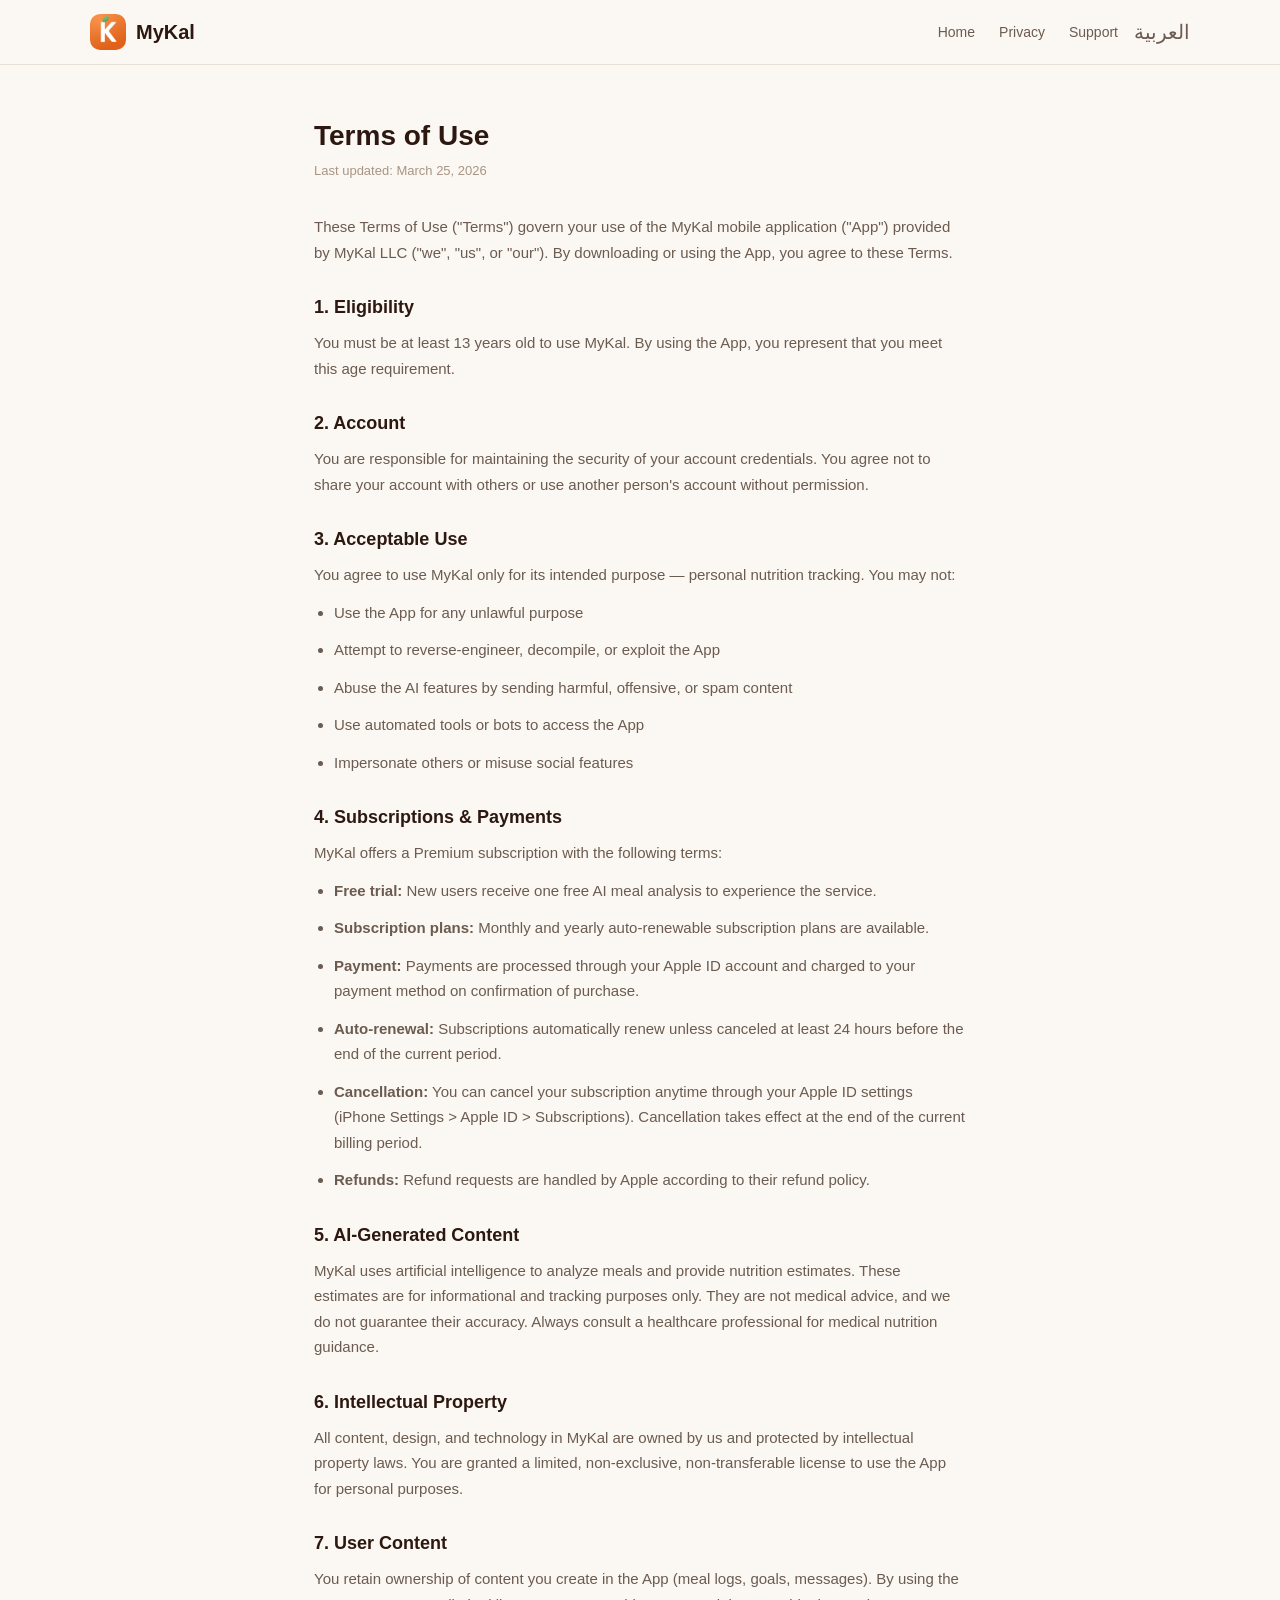
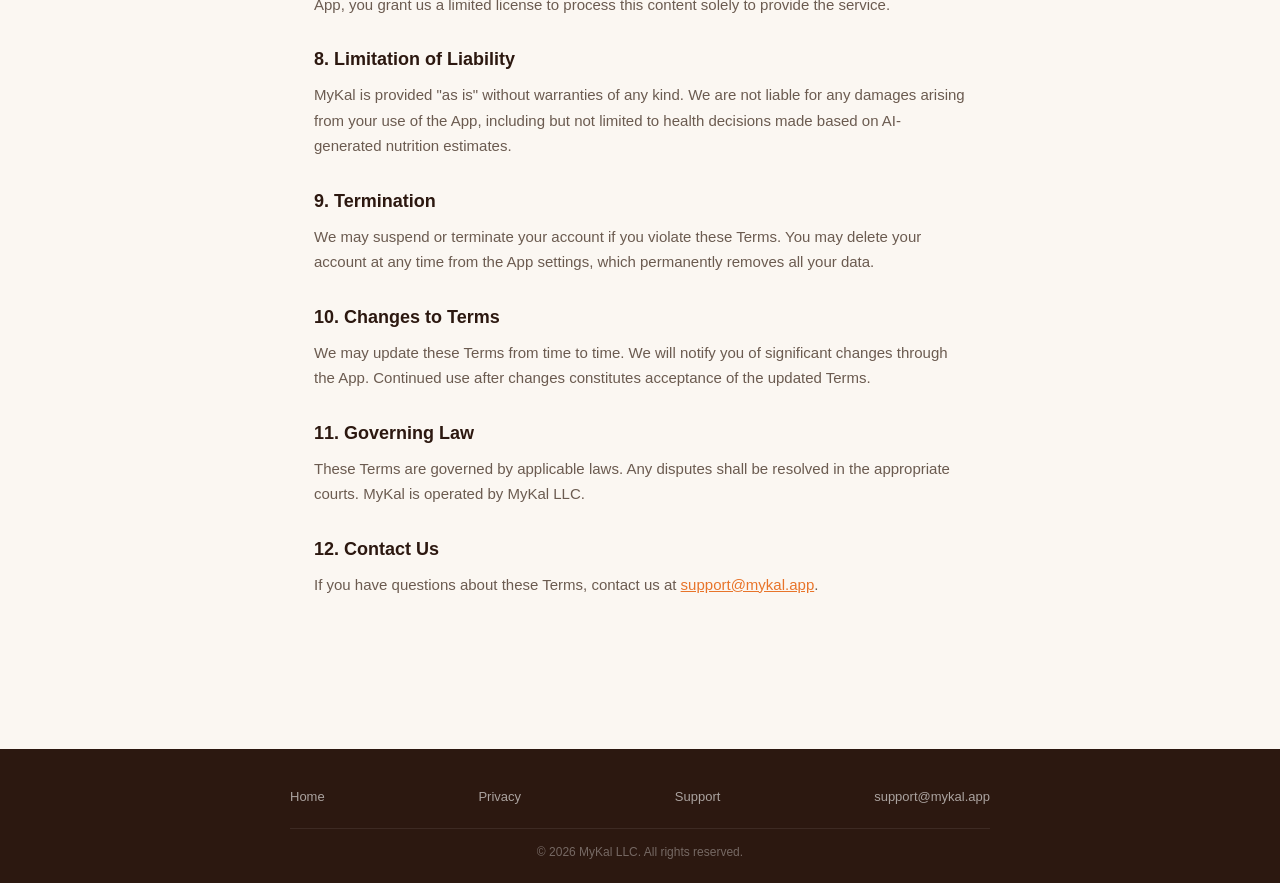
<file: terms-ar.html>
<!DOCTYPE html>
<html lang="ar" dir="rtl">
<head>
    <meta charset="UTF-8">
    <meta name="viewport" content="width=device-width, initial-scale=1.0">
    <title>شروط الاستخدام — MyKal</title>
    <link rel="icon" type="image/png" sizes="32x32" href="favicon-32.png">
    <link rel="canonical" href="https://mykal.app/terms-ar.html">
    <link rel="alternate" hreflang="en" href="https://mykal.app/terms.html">
    <link rel="alternate" hreflang="ar" href="https://mykal.app/terms-ar.html">
    <script>
    (function(){
        var s = localStorage.getItem('mykal-lang');
        if (s === 'en' || (!s && !(navigator.language || '').startsWith('ar'))) {
            var p = location.pathname.split('/').pop() || 'terms-ar.html';
            location.replace(p.replace('-ar.html', '.html'));
        }
    })();
    </script>
    <link rel="preconnect" href="https://fonts.googleapis.com">
    <link rel="preconnect" href="https://fonts.gstatic.com" crossorigin>
    <link href="https://fonts.googleapis.com/css2?family=IBM+Plex+Sans+Arabic:wght@400;500;600;700&display=swap" rel="stylesheet">
    <style>
        :root { --orange: #E8742A; --dark: #2C1810; --medium: #6B5B50; --light: #A89585; --cream: #FBF7F2; --border: #E8E0D6; }
        * { margin: 0; padding: 0; box-sizing: border-box; }
        html { scroll-behavior: smooth; }
        body { font-family: 'IBM Plex Sans Arabic', sans-serif; background: var(--cream); color: var(--dark); line-height: 1.8; }
        nav { position: fixed; top: 0; width: 100%; z-index: 100; background: rgba(251,247,242,0.9); backdrop-filter: blur(20px); -webkit-backdrop-filter: blur(20px); border-bottom: 1px solid var(--border); padding: 0 24px; }
        .nav-inner { max-width: 1100px; margin: 0 auto; display: flex; align-items: center; height: 64px; gap: 16px; }
        .nav-inner a { text-decoration: none; color: var(--dark); font-weight: 700; font-size: 20px; display: flex; align-items: center; gap: 10px; }
        .nav-inner img { width: 36px; border-radius: 10px; }
        .nav-links { margin-right: auto; margin-left: 0; display: flex; gap: 24px; list-style: none; }
        .nav-links a { font-size: 14px; font-weight: 500; color: var(--medium); }
        .nav-links a:hover { color: var(--orange); }
        .lang-link { margin-right: auto; margin-left: 0; font-size: 14px; color: var(--medium) !important; font-weight: 500 !important; }
        .hamburger { display: none; background: none; border: none; cursor: pointer; width: 32px; height: 32px; position: relative; }
        .hamburger span { display: block; width: 20px; height: 2px; background: var(--dark); position: absolute; left: 6px; transition: .3s; }
        .hamburger span:nth-child(1) { top: 9px; } .hamburger span:nth-child(2) { top: 15px; } .hamburger span:nth-child(3) { top: 21px; }
        .hamburger.open span:nth-child(1) { transform: rotate(45deg); top: 15px; }
        .hamburger.open span:nth-child(2) { opacity: 0; }
        .hamburger.open span:nth-child(3) { transform: rotate(-45deg); top: 15px; }
        .mobile-menu { display: none; position: fixed; top: 64px; left: 0; right: 0; bottom: 0; background: var(--cream); z-index: 99; padding: 32px 24px; flex-direction: column; gap: 24px; }
        .mobile-menu.open { display: flex; }
        .mobile-menu a { font-size: 18px; font-weight: 600; color: var(--dark); text-decoration: none; }
        .mobile-menu a:hover { color: var(--orange); }
        footer { background: var(--dark); color: rgba(255,255,255,0.6); padding: 40px 24px 24px; margin-top: 60px; font-size: 13px; }
        .footer-inner { max-width: 700px; margin: 0 auto; display: flex; flex-wrap: wrap; gap: 32px; justify-content: space-between; }
        .footer-inner a { color: rgba(255,255,255,0.6); text-decoration: none; }
        .footer-inner a:hover { color: #fff; }
        .footer-bottom { max-width: 700px; margin: 24px auto 0; padding-top: 16px; border-top: 1px solid rgba(255,255,255,0.08); text-align: center; font-size: 12px; color: rgba(255,255,255,0.35); }
        :focus-visible { outline: 2px solid var(--orange); outline-offset: 2px; border-radius: 4px; }
        @keyframes fadeInUp { from { opacity: 0; transform: translateY(24px); } to { opacity: 1; transform: translateY(0); } }
        @media (prefers-reduced-motion: reduce) { *, *::before, *::after { animation-duration: 0.01ms !important; transition-duration: 0.01ms !important; } }
        .page-content { max-width: 700px; margin: 0 auto; padding: 120px 24px 80px; animation: fadeInUp 0.6s cubic-bezier(0.16,1,0.3,1) 0.1s both; }
        .page-content h1 { font-size: 28px; font-weight: 800; margin-bottom: 8px; animation: fadeInUp 0.6s cubic-bezier(0.16,1,0.3,1) 0.15s both; }
        .page-content .date { font-size: 13px; color: var(--light); margin-bottom: 32px; }
        .page-content h2 { font-size: 18px; font-weight: 700; margin-top: 32px; margin-bottom: 12px; }
        .page-content p, .page-content li { font-size: 15px; color: var(--medium); margin-bottom: 12px; }
        .page-content ul { padding-right: 20px; }
        .page-content a { color: var(--orange); }
        @media (max-width: 768px) { .nav-links { display: none; } .lang-link { margin-right: auto; } .hamburger { display: block; } }
    </style>
</head>
<body>

<nav>
    <div class="nav-inner">
        <a href="index-ar.html"><img src="icon-192.png" alt="MyKal"><span>MyKal</span></a>
        <ul class="nav-links">
            <li><a href="index-ar.html">الرئيسية</a></li>
            <li><a href="privacy-ar.html">الخصوصية</a></li>
            <li><a href="support-ar.html">الدعم</a></li>
        </ul>
        <a href="terms.html" class="lang-link" onclick="localStorage.setItem('mykal-lang','en')">English</a>
        <button class="hamburger" id="hamburger" aria-label="القائمة"><span></span><span></span><span></span></button>
    </div>
</nav>
<div class="mobile-menu" id="mobileMenu">
    <a href="index-ar.html">الرئيسية</a>
    <a href="privacy-ar.html">الخصوصية</a>
    <a href="support-ar.html">الدعم</a>
    <a href="terms.html" onclick="localStorage.setItem('mykal-lang','en')">English</a>
</div>

<div class="page-content">
    <h1>شروط الاستخدام</h1>
    <p class="date">آخر تحديث: 25 مارس 2026</p>

    <p>هذي الشروط ("الشروط") تنظم استخدامك لتطبيق MyKal ("التطبيق"). بتحميلك أو استخدامك للتطبيق، أنت توافق على هذي الشروط.</p>

    <h2>1. الأهلية</h2>
    <p>لازم يكون عمرك 13 سنة على الأقل عشان تستخدم MyKal. باستخدامك للتطبيق، أنت تقر إنك تستوفي هالشرط.</p>

    <h2>2. الحساب</h2>
    <p>أنت مسؤول عن حماية بيانات حسابك. ما تقدر تشارك حسابك مع غيرك أو تستخدم حساب شخص ثاني بدون إذنه.</p>

    <h2>3. الاستخدام المقبول</h2>
    <p>توافق على استخدام MyKal بس لغرضه الأساسي — متابعة التغذية الشخصية. ما يصير:</p>
    <ul>
        <li>تستخدم التطبيق لأي غرض غير قانوني</li>
        <li>تحاول تفك أو تستغل التطبيق تقنياً</li>
        <li>تسيء استخدام مميزات الذكاء الاصطناعي بإرسال محتوى ضار أو مسيء</li>
        <li>تستخدم أدوات آلية للوصول للتطبيق</li>
        <li>تنتحل شخصية غيرك أو تسيء استخدام المميزات الاجتماعية</li>
    </ul>

    <h2>4. الاشتراكات والدفع</h2>
    <p>MyKal يوفر اشتراك Premium بالشروط التالية:</p>
    <ul>
        <li><strong>تجربة مجانية:</strong> المستخدمين الجدد يحصلون على تحليل وجبة واحدة مجاناً لتجربة الخدمة.</li>
        <li><strong>خطط الاشتراك:</strong> اشتراكات شهرية وسنوية متجددة تلقائياً.</li>
        <li><strong>الدفع:</strong> المدفوعات تتم من خلال حساب Apple ID وتخصم من طريقة الدفع عند تأكيد الشراء.</li>
        <li><strong>التجديد التلقائي:</strong> الاشتراكات تتجدد تلقائياً إلا إذا لغيتها قبل 24 ساعة على الأقل من نهاية الفترة الحالية.</li>
        <li><strong>الإلغاء:</strong> تقدر تلغي اشتراكك بأي وقت من إعدادات Apple ID (إعدادات الايفون > Apple ID > الاشتراكات). الإلغاء يسري من نهاية فترة الفوترة الحالية.</li>
        <li><strong>الاسترداد:</strong> طلبات الاسترداد تدار من خلال Apple حسب سياسة الاسترداد عندهم.</li>
    </ul>

    <h2>5. المحتوى المنتج بالذكاء الاصطناعي</h2>
    <p>MyKal يستخدم الذكاء الاصطناعي لتحليل الوجبات وتقدير القيم الغذائية. هذي التقديرات لأغراض المعلومات والمتابعة فقط. مو نصيحة طبية، وما نضمن دقتها. دائماً استشر متخصص رعاية صحية للتوجيه الغذائي الطبي.</p>

    <h2>6. الملكية الفكرية</h2>
    <p>كل المحتوى والتصميم والتقنية في MyKal ملكنا ومحمية بقوانين الملكية الفكرية. تحصل على ترخيص محدود وغير حصري وغير قابل للتحويل لاستخدام التطبيق لأغراض شخصية.</p>

    <h2>7. محتوى المستخدم</h2>
    <p>أنت تحتفظ بملكية المحتوى اللي تنشئه بالتطبيق (سجلات الوجبات، الأهداف، الرسائل). باستخدامك للتطبيق، تمنحنا ترخيص محدود لمعالجة هذا المحتوى فقط لتقديم الخدمة.</p>

    <h2>8. تحديد المسؤولية</h2>
    <p>MyKal يُقدم "كما هو" بدون ضمانات من أي نوع. ما نتحمل مسؤولية أي أضرار ناتجة عن استخدامك للتطبيق، بما في ذلك القرارات الصحية المبنية على تقديرات الذكاء الاصطناعي الغذائية.</p>

    <h2>9. الإنهاء</h2>
    <p>نقدر نعلق أو نلغي حسابك إذا خالفت هذي الشروط. تقدر تحذف حسابك بأي وقت من إعدادات التطبيق، وهذا يحذف كل بياناتك بشكل دائم.</p>

    <h2>10. تغييرات على الشروط</h2>
    <p>ممكن نحدّث هذي الشروط من وقت لآخر. بنعلمك عن أي تغييرات جوهرية من خلال التطبيق. استمرارك بالاستخدام بعد التغييرات يعني موافقتك عليها.</p>

    <h2>11. القانون المطبق</h2>
    <p>هذي الشروط تخضع للقوانين المعمول بها. أي نزاعات تُحل في المحاكم المختصة. MyKal يُدار من قبل MyKal LLC.</p>

    <h2>12. تواصل معنا</h2>
    <p>إذا عندك أسئلة عن هذي الشروط، تواصل معنا على <a href="mailto:support@mykal.app">support@mykal.app</a>.</p>
</div>

<footer>
    <div class="footer-inner">
        <div><a href="index-ar.html">الرئيسية</a></div>
        <div><a href="privacy-ar.html">الخصوصية</a></div>
        <div><a href="support-ar.html">الدعم</a></div>
        <div><a href="mailto:support@mykal.app">support@mykal.app</a></div>
    </div>
    <div class="footer-bottom">&copy; 2026 MyKal LLC. جميع الحقوق محفوظة.</div>
</footer>

<script>
const h=document.getElementById('hamburger'),m=document.getElementById('mobileMenu');
h.addEventListener('click',()=>{h.classList.toggle('open');m.classList.toggle('open');document.body.style.overflow=m.classList.contains('open')?'hidden':'';});
</script>
</body>
</html>
</file>
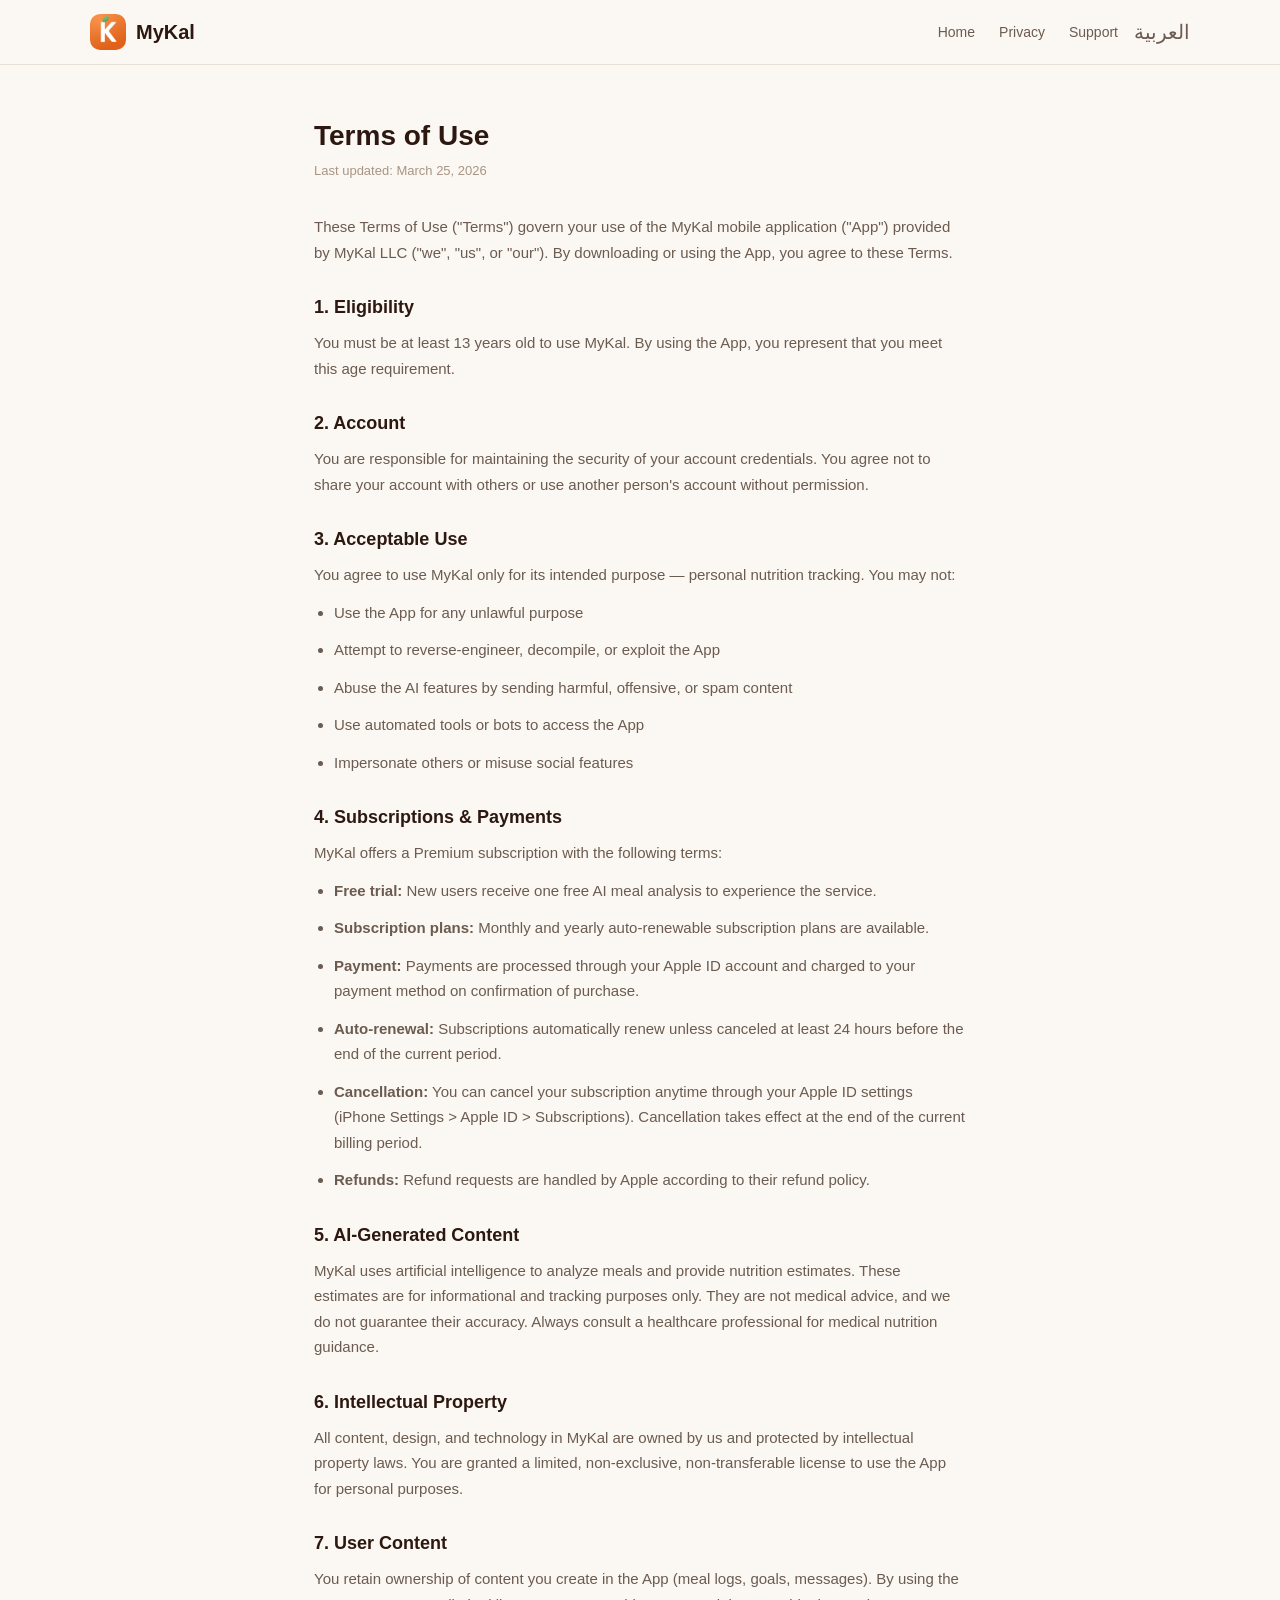
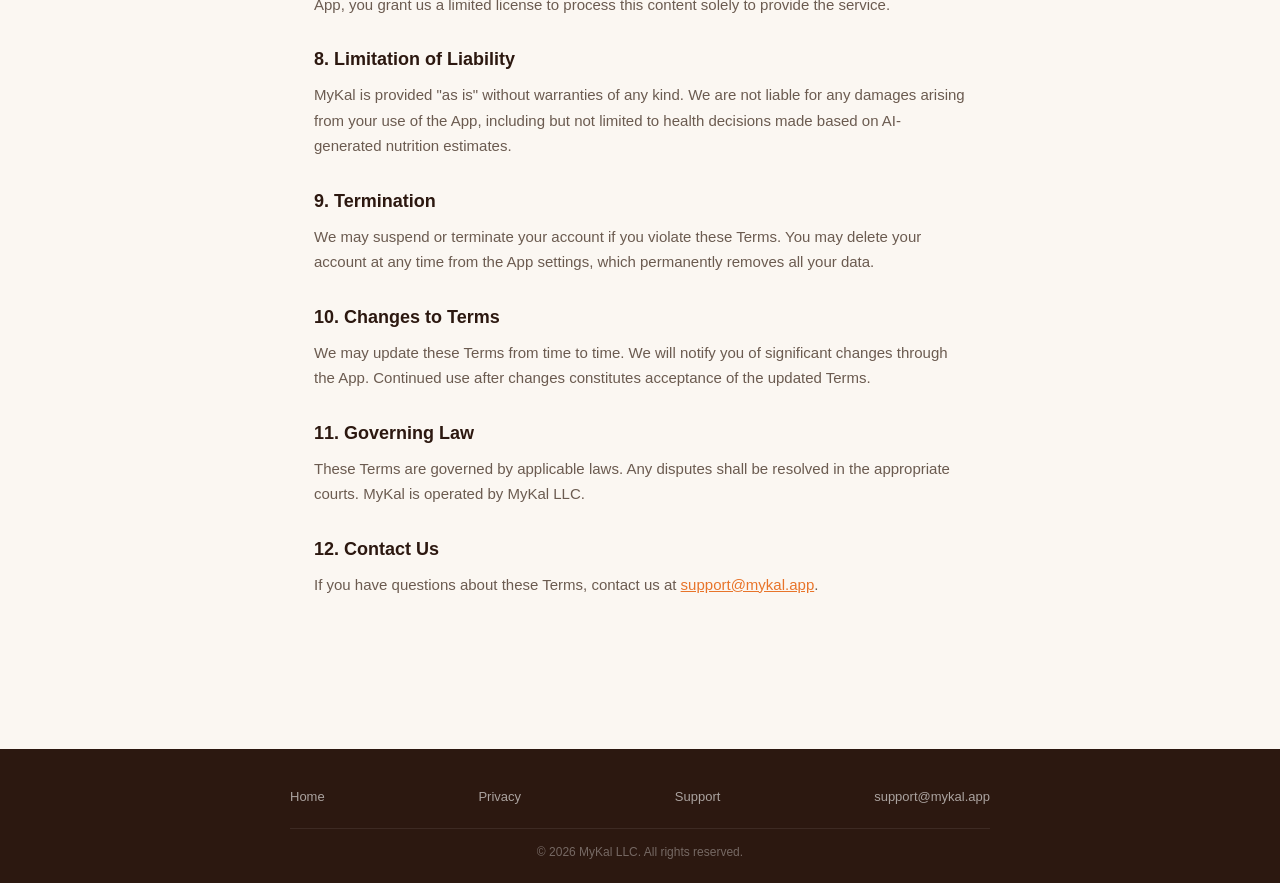
<file: terms.html>
<!DOCTYPE html>
<html lang="en">
<head>
    <meta charset="UTF-8">
    <meta name="viewport" content="width=device-width, initial-scale=1.0">
    <title>Terms of Use — MyKal</title>
    <link rel="icon" type="image/png" sizes="32x32" href="favicon-32.png">
    <link rel="canonical" href="https://mykal.app/terms.html">
    <link rel="alternate" hreflang="en" href="https://mykal.app/terms.html">
    <link rel="alternate" hreflang="ar" href="https://mykal.app/terms-ar.html">
    <script>
    (function(){
        var s = localStorage.getItem('mykal-lang');
        if (s === 'ar' || (!s && (navigator.language || '').startsWith('ar'))) {
            var p = location.pathname.split('/').pop() || 'terms.html';
            location.replace(p.replace('.html', '-ar.html'));
        }
    })();
    </script>
    <style>
        :root { --orange: #E8742A; --dark: #2C1810; --medium: #6B5B50; --light: #A89585; --cream: #FBF7F2; --border: #E8E0D6; }
        * { margin: 0; padding: 0; box-sizing: border-box; }
        html { scroll-behavior: smooth; }
        body { font-family: -apple-system, BlinkMacSystemFont, 'SF Pro Display', sans-serif; background: var(--cream); color: var(--dark); }
        nav { position: fixed; top: 0; width: 100%; z-index: 100; background: rgba(251,247,242,0.9); backdrop-filter: blur(20px); -webkit-backdrop-filter: blur(20px); border-bottom: 1px solid var(--border); padding: 0 24px; }
        .nav-inner { max-width: 1100px; margin: 0 auto; display: flex; align-items: center; height: 64px; gap: 16px; }
        .nav-inner a { text-decoration: none; color: var(--dark); font-weight: 700; font-size: 20px; display: flex; align-items: center; gap: 10px; }
        .nav-inner img { width: 36px; border-radius: 10px; }
        .nav-links { margin-left: auto; display: flex; gap: 24px; list-style: none; }
        .nav-links a { font-size: 14px; font-weight: 500; color: var(--medium); }
        .nav-links a:hover { color: var(--orange); }
        .lang-link { font-size: 14px; color: var(--medium) !important; font-weight: 500 !important; }
        .hamburger { display: none; background: none; border: none; cursor: pointer; width: 32px; height: 32px; position: relative; }
        .hamburger span { display: block; width: 20px; height: 2px; background: var(--dark); position: absolute; left: 6px; transition: .3s; }
        .hamburger span:nth-child(1) { top: 9px; } .hamburger span:nth-child(2) { top: 15px; } .hamburger span:nth-child(3) { top: 21px; }
        .hamburger.open span:nth-child(1) { transform: rotate(45deg); top: 15px; }
        .hamburger.open span:nth-child(2) { opacity: 0; }
        .hamburger.open span:nth-child(3) { transform: rotate(-45deg); top: 15px; }
        .mobile-menu { display: none; position: fixed; top: 64px; left: 0; right: 0; bottom: 0; background: var(--cream); z-index: 99; padding: 32px 24px; flex-direction: column; gap: 24px; }
        .mobile-menu.open { display: flex; }
        .mobile-menu a { font-size: 18px; font-weight: 600; color: var(--dark); text-decoration: none; }
        .mobile-menu a:hover { color: var(--orange); }
        footer { background: var(--dark); color: rgba(255,255,255,0.6); padding: 40px 24px 24px; margin-top: 60px; font-size: 13px; }
        .footer-inner { max-width: 700px; margin: 0 auto; display: flex; flex-wrap: wrap; gap: 32px; justify-content: space-between; }
        .footer-inner a { color: rgba(255,255,255,0.6); text-decoration: none; }
        .footer-inner a:hover { color: #fff; }
        .footer-bottom { max-width: 700px; margin: 24px auto 0; padding-top: 16px; border-top: 1px solid rgba(255,255,255,0.08); text-align: center; font-size: 12px; color: rgba(255,255,255,0.35); }
        :focus-visible { outline: 2px solid var(--orange); outline-offset: 2px; border-radius: 4px; }
        @keyframes fadeInUp { from { opacity: 0; transform: translateY(24px); } to { opacity: 1; transform: translateY(0); } }
        @media (prefers-reduced-motion: reduce) { *, *::before, *::after { animation-duration: 0.01ms !important; transition-duration: 0.01ms !important; } }
        .page-content { max-width: 700px; margin: 0 auto; padding: 120px 24px 80px; animation: fadeInUp 0.6s cubic-bezier(0.16,1,0.3,1) 0.1s both; }
        .page-content h1 { font-size: 28px; font-weight: 800; margin-bottom: 8px; animation: fadeInUp 0.6s cubic-bezier(0.16,1,0.3,1) 0.15s both; }
        .page-content .date { font-size: 13px; color: var(--light); margin-bottom: 32px; }
        .page-content h2 { font-size: 18px; font-weight: 700; margin-top: 32px; margin-bottom: 12px; }
        .page-content p, .page-content li { font-size: 15px; color: var(--medium); margin-bottom: 12px; line-height: 1.7; }
        .page-content ul { padding-left: 20px; }
        .page-content a { color: var(--orange); }
        @media (max-width: 768px) { .nav-links { display: none; } .lang-link { margin-left: auto; } .hamburger { display: block; } }
    </style>
</head>
<body>

<nav>
    <div class="nav-inner">
        <a href="index.html"><img src="icon-192.png" alt="MyKal"><span>MyKal</span></a>
        <ul class="nav-links">
            <li><a href="index.html">Home</a></li>
            <li><a href="privacy.html">Privacy</a></li>
            <li><a href="support.html">Support</a></li>
        </ul>
        <a href="terms-ar.html" class="lang-link" onclick="localStorage.setItem('mykal-lang','ar')">العربية</a>
        <button class="hamburger" id="hamburger" aria-label="Menu"><span></span><span></span><span></span></button>
    </div>
</nav>
<div class="mobile-menu" id="mobileMenu">
    <a href="index.html">Home</a>
    <a href="privacy.html">Privacy</a>
    <a href="support.html">Support</a>
    <a href="terms-ar.html" onclick="localStorage.setItem('mykal-lang','ar')">العربية</a>
</div>

<div class="page-content">
    <h1>Terms of Use</h1>
    <p class="date">Last updated: March 25, 2026</p>

    <p>These Terms of Use ("Terms") govern your use of the MyKal mobile application ("App") provided by MyKal LLC ("we", "us", or "our"). By downloading or using the App, you agree to these Terms.</p>

    <h2>1. Eligibility</h2>
    <p>You must be at least 13 years old to use MyKal. By using the App, you represent that you meet this age requirement.</p>

    <h2>2. Account</h2>
    <p>You are responsible for maintaining the security of your account credentials. You agree not to share your account with others or use another person's account without permission.</p>

    <h2>3. Acceptable Use</h2>
    <p>You agree to use MyKal only for its intended purpose — personal nutrition tracking. You may not:</p>
    <ul>
        <li>Use the App for any unlawful purpose</li>
        <li>Attempt to reverse-engineer, decompile, or exploit the App</li>
        <li>Abuse the AI features by sending harmful, offensive, or spam content</li>
        <li>Use automated tools or bots to access the App</li>
        <li>Impersonate others or misuse social features</li>
    </ul>

    <h2>4. Subscriptions & Payments</h2>
    <p>MyKal offers a Premium subscription with the following terms:</p>
    <ul>
        <li><strong>Free trial:</strong> New users receive one free AI meal analysis to experience the service.</li>
        <li><strong>Subscription plans:</strong> Monthly and yearly auto-renewable subscription plans are available.</li>
        <li><strong>Payment:</strong> Payments are processed through your Apple ID account and charged to your payment method on confirmation of purchase.</li>
        <li><strong>Auto-renewal:</strong> Subscriptions automatically renew unless canceled at least 24 hours before the end of the current period.</li>
        <li><strong>Cancellation:</strong> You can cancel your subscription anytime through your Apple ID settings (iPhone Settings > Apple ID > Subscriptions). Cancellation takes effect at the end of the current billing period.</li>
        <li><strong>Refunds:</strong> Refund requests are handled by Apple according to their refund policy.</li>
    </ul>

    <h2>5. AI-Generated Content</h2>
    <p>MyKal uses artificial intelligence to analyze meals and provide nutrition estimates. These estimates are for informational and tracking purposes only. They are not medical advice, and we do not guarantee their accuracy. Always consult a healthcare professional for medical nutrition guidance.</p>

    <h2>6. Intellectual Property</h2>
    <p>All content, design, and technology in MyKal are owned by us and protected by intellectual property laws. You are granted a limited, non-exclusive, non-transferable license to use the App for personal purposes.</p>

    <h2>7. User Content</h2>
    <p>You retain ownership of content you create in the App (meal logs, goals, messages). By using the App, you grant us a limited license to process this content solely to provide the service.</p>

    <h2>8. Limitation of Liability</h2>
    <p>MyKal is provided "as is" without warranties of any kind. We are not liable for any damages arising from your use of the App, including but not limited to health decisions made based on AI-generated nutrition estimates.</p>

    <h2>9. Termination</h2>
    <p>We may suspend or terminate your account if you violate these Terms. You may delete your account at any time from the App settings, which permanently removes all your data.</p>

    <h2>10. Changes to Terms</h2>
    <p>We may update these Terms from time to time. We will notify you of significant changes through the App. Continued use after changes constitutes acceptance of the updated Terms.</p>

    <h2>11. Governing Law</h2>
    <p>These Terms are governed by applicable laws. Any disputes shall be resolved in the appropriate courts. MyKal is operated by MyKal LLC.</p>

    <h2>12. Contact Us</h2>
    <p>If you have questions about these Terms, contact us at <a href="mailto:support@mykal.app">support@mykal.app</a>.</p>
</div>

<footer>
    <div class="footer-inner">
        <div><a href="index.html">Home</a></div>
        <div><a href="privacy.html">Privacy</a></div>
        <div><a href="support.html">Support</a></div>
        <div><a href="mailto:support@mykal.app">support@mykal.app</a></div>
    </div>
    <div class="footer-bottom">&copy; 2026 MyKal LLC. All rights reserved.</div>
</footer>

<script>
const h=document.getElementById('hamburger'),m=document.getElementById('mobileMenu');
h.addEventListener('click',()=>{h.classList.toggle('open');m.classList.toggle('open');document.body.style.overflow=m.classList.contains('open')?'hidden':'';});
</script>
</body>
</html>
</file>
